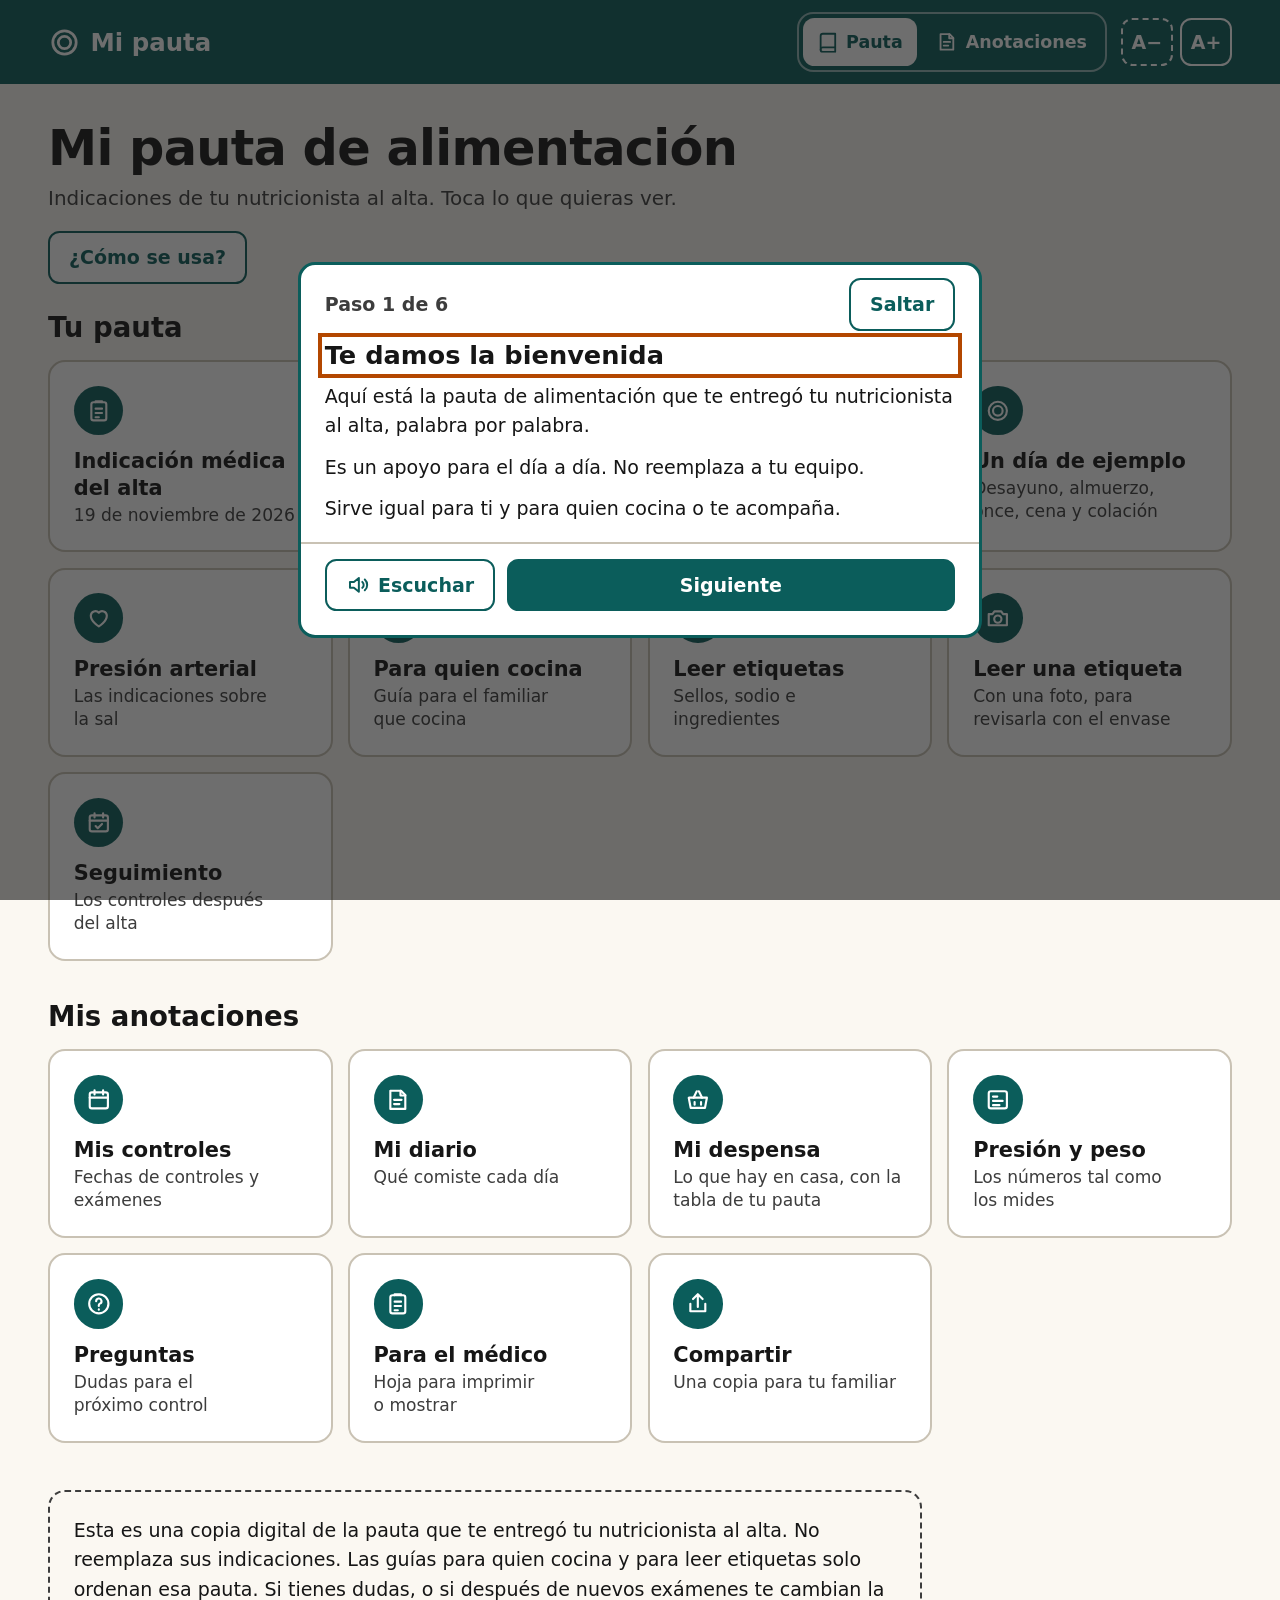
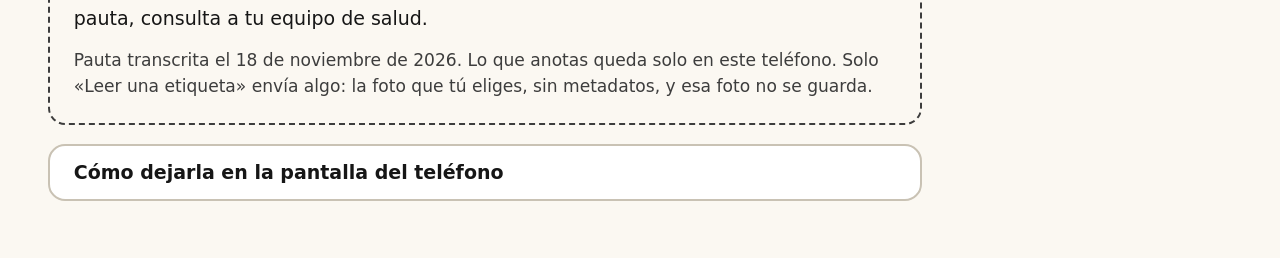
<file: pauta-personal/index.html>
<!doctype html>
<html lang="es-CL">
<head>
  <meta charset="utf-8">
  <meta name="viewport" content="width=device-width, initial-scale=1, viewport-fit=cover">
  <meta name="robots" content="noindex, nofollow">
  <meta name="theme-color" content="#0b5d5b">
  <title>Mi pauta de alimentación</title>
  <link rel="manifest" href="manifest.webmanifest">
  <link rel="icon" href="icon.svg" type="image/svg+xml">
  <link rel="apple-touch-icon" href="icon-180.png">
  <meta name="apple-mobile-web-app-capable" content="yes">
  <meta name="apple-mobile-web-app-title" content="Mi pauta">
  <link rel="stylesheet" href="styles.css">
  <script src="router.js"></script>
</head>
<body class="pauta">
  <svg width="0" height="0" style="position:absolute" aria-hidden="true" focusable="false">
    <symbol id="i-plate" viewBox="0 0 24 24"><circle cx="12" cy="12" r="8.5"/><circle cx="12" cy="12" r="4.5"/></symbol>
    <symbol id="i-book" viewBox="0 0 24 24"><path d="M4 5.5A2.5 2.5 0 0 1 6.5 3H20v15H6.5A2.5 2.5 0 0 0 4 20.5z"/><path d="M4 20.5A2.5 2.5 0 0 0 6.5 23H20v-5"/></symbol>
    <symbol id="i-note" viewBox="0 0 24 24"><path d="M5 3.5h10l4 4V20.5H5z"/><path d="M14.5 3.5V8H19M8.5 12h7M8.5 16h5"/></symbol>
    <symbol id="i-home" viewBox="0 0 24 24"><path d="M3.5 11L12 4l8.5 7"/><path d="M6 9.5V20h12V9.5"/></symbol>
    <symbol id="i-list" viewBox="0 0 24 24"><path d="M9.5 6.5h10M9.5 12h10M9.5 17.5h10"/><path d="M4 6.5l1.2 1.2L7.4 5.3M4 12l1.2 1.2 2.2-2.4M4 17.5l1.2 1.2 2.2-2.4"/></symbol>
    <symbol id="i-basket" viewBox="0 0 24 24"><path d="M3.5 10h17l-1.8 9.5H5.3z"/><path d="M8 10l3-6M16 10l-3-6M9 14v2.5M15 14v2.5"/></symbol>
    <symbol id="i-heart" viewBox="0 0 24 24"><path d="M12 20s-7.5-4.6-7.5-10A4.3 4.3 0 0 1 12 7.2 4.3 4.3 0 0 1 19.5 10c0 5.4-7.5 10-7.5 10z"/></symbol>
    <symbol id="i-pot" viewBox="0 0 24 24"><path d="M4 10h16v6a4 4 0 0 1-4 4H8a4 4 0 0 1-4-4z"/><path d="M2 10h20M9 6.5c0-1 1-1 1-2M14 6.5c0-1 1-1 1-2"/></symbol>
    <symbol id="i-tag" viewBox="0 0 24 24"><path d="M3.5 12.5V4h8.5l8.5 8.5-8 8z"/><circle cx="8" cy="8.5" r="1.3"/></symbol>
    <symbol id="i-camera" viewBox="0 0 24 24"><path d="M3.5 8.5h3.5l1.8-2.5h6.4l1.8 2.5h3.5V19h-17z"/><circle cx="12" cy="13.2" r="3.4"/></symbol>
    <symbol id="i-calcheck" viewBox="0 0 24 24"><rect x="3.5" y="5" width="17" height="15" rx="2"/><path d="M3.5 10h17M8 3v4M16 3v4M9 15l2 2 4-4"/></symbol>
    <symbol id="i-cal" viewBox="0 0 24 24"><rect x="3.5" y="5" width="17" height="15" rx="2"/><path d="M3.5 10h17M8 3v4M16 3v4"/></symbol>
    <symbol id="i-num" viewBox="0 0 24 24"><rect x="3.5" y="4" width="17" height="16" rx="2"/><path d="M7.5 9h4M7.5 13h9M7.5 17h6"/></symbol>
    <symbol id="i-q" viewBox="0 0 24 24"><circle cx="12" cy="12" r="9"/><path d="M9.5 9.5a2.5 2.5 0 1 1 3.5 2.3c-.7.3-1 .9-1 1.6V14M12 17.2v.3"/></symbol>
    <symbol id="i-clip" viewBox="0 0 24 24"><rect x="5" y="4" width="14" height="17" rx="2"/><path d="M9 4V3h6v1M9 10h6M9 14h6M9 18h3"/></symbol>
    <symbol id="i-share" viewBox="0 0 24 24"><path d="M12 3v12M7.5 7.5L12 3l4.5 4.5"/><path d="M5 12v7h14v-7"/></symbol>
    <symbol id="i-speaker" viewBox="0 0 24 24"><path d="M4 9h4l5-4v14l-5-4H4z"/><path d="M16.5 9a4 4 0 0 1 0 6M19 6.5a7.5 7.5 0 0 1 0 11"/></symbol>
    <symbol id="i-yes" viewBox="0 0 24 24"><circle cx="12" cy="12" r="9"/><path d="M8 12.5l3 3 5-6"/></symbol>
    <symbol id="i-less" viewBox="0 0 24 24"><circle cx="12" cy="12" r="9"/><path d="M8 12h8"/></symbol>
    <symbol id="i-right" viewBox="0 0 24 24"><path d="M9 5l7 7-7 7"/></symbol>
    <symbol id="i-left" viewBox="0 0 24 24"><path d="M15 5l-7 7 7 7"/></symbol>
  </svg>

  <a class="skip" href="#contenido">Ir al contenido</a>

  <header class="top">
    <div class="wrap">
      <a class="brand" href="#inicio"><svg class="i" aria-hidden="true"><use href="#i-plate"/></svg>Mi pauta</a>
      <nav class="switch" aria-label="Páginas">
        <a href="index.html" aria-current="page"><svg class="i" aria-hidden="true"><use href="#i-book"/></svg>Pauta</a>
        <a href="registro.html"><svg class="i" aria-hidden="true"><use href="#i-note"/></svg>Anotaciones</a>
      </nav>
      <div class="size" role="group" aria-label="Tamaño de la letra">
        <button type="button" id="smaller" aria-label="Letra más chica">A−</button>
        <button type="button" id="bigger" aria-label="Letra más grande">A+</button>
      </div>
    </div>
  </header>

  <main id="contenido" class="wrap" tabindex="-1">

    <!-- Inicio: one tile per section -->
    <div id="inicio" class="hub">
      <div class="hello">
        <h1>Mi pauta de alimentación</h1>
        <p>Indicaciones de tu nutricionista al alta. Toca lo que quieras ver.</p>
        <button type="button" class="btn guia-abrir" data-guia-abrir hidden>¿Cómo se usa?</button>
      </div>

      <h2 class="group-h" id="g-pauta">Tu pauta</h2>
      <ul class="tiles" aria-labelledby="g-pauta">
        <li class="tile"><span class="ico"><svg class="i" aria-hidden="true"><use href="#i-clip"/></svg></span><a href="#alta">Indicación médica del alta</a><p class="d">19 de noviembre de 2026</p><svg class="i go" aria-hidden="true"><use href="#i-right"/></svg></li>
        <li class="tile"><span class="ico"><svg class="i" aria-hidden="true"><use href="#i-list"/></svg></span><a href="#indicaciones">Indicaciones</a><p class="d">El objetivo y las indicaciones generales</p><svg class="i go" aria-hidden="true"><use href="#i-right"/></svg></li>
        <li class="tile"><span class="ico"><svg class="i" aria-hidden="true"><use href="#i-basket"/></svg></span><a href="#elegir">Qué elegir</a><p class="d">Preferir y limitar, por grupo de alimentos</p><svg class="i go" aria-hidden="true"><use href="#i-right"/></svg></li>
        <li class="tile"><span class="ico"><svg class="i" aria-hidden="true"><use href="#i-plate"/></svg></span><a href="#dia">Un día de ejemplo</a><p class="d">Desayuno, almuerzo, once, cena y colación</p><svg class="i go" aria-hidden="true"><use href="#i-right"/></svg></li>
        <li class="tile"><span class="ico"><svg class="i" aria-hidden="true"><use href="#i-heart"/></svg></span><a href="#presion">Presión arterial</a><p class="d">Las indicaciones sobre la sal</p><svg class="i go" aria-hidden="true"><use href="#i-right"/></svg></li>
        <li class="tile"><span class="ico"><svg class="i" aria-hidden="true"><use href="#i-pot"/></svg></span><a href="#cocina">Para quien cocina</a><p class="d">Guía para el familiar que cocina</p><svg class="i go" aria-hidden="true"><use href="#i-right"/></svg></li>
        <li class="tile"><span class="ico"><svg class="i" aria-hidden="true"><use href="#i-tag"/></svg></span><a href="#etiquetas">Leer etiquetas</a><p class="d">Sellos, sodio e ingredientes</p><svg class="i go" aria-hidden="true"><use href="#i-right"/></svg></li>
        <li class="tile"><span class="ico"><svg class="i" aria-hidden="true"><use href="#i-camera"/></svg></span><a href="etiqueta.html">Leer una etiqueta</a><p class="d">Con una foto, para revisarla con el envase</p><svg class="i go" aria-hidden="true"><use href="#i-right"/></svg></li>
        <li class="tile"><span class="ico"><svg class="i" aria-hidden="true"><use href="#i-calcheck"/></svg></span><a href="#seguimiento">Seguimiento</a><p class="d">Los controles después del alta</p><svg class="i go" aria-hidden="true"><use href="#i-right"/></svg></li>
      </ul>

      <h2 class="group-h" id="g-notas">Mis anotaciones</h2>
      <ul class="tiles" aria-labelledby="g-notas">
        <li class="tile"><span class="ico"><svg class="i" aria-hidden="true"><use href="#i-cal"/></svg></span><a href="registro.html#controles">Mis controles</a><p class="d">Fechas de controles y exámenes</p><svg class="i go" aria-hidden="true"><use href="#i-right"/></svg></li>
        <li class="tile"><span class="ico"><svg class="i" aria-hidden="true"><use href="#i-note"/></svg></span><a href="registro.html#diario">Mi diario</a><p class="d">Qué comiste cada día</p><svg class="i go" aria-hidden="true"><use href="#i-right"/></svg></li>
        <li class="tile"><span class="ico"><svg class="i" aria-hidden="true"><use href="#i-basket"/></svg></span><a href="despensa.html">Mi despensa</a><p class="d">Lo que hay en casa, con la tabla de tu pauta</p><svg class="i go" aria-hidden="true"><use href="#i-right"/></svg></li>
        <li class="tile"><span class="ico"><svg class="i" aria-hidden="true"><use href="#i-num"/></svg></span><a href="registro.html#mediciones">Presión y peso</a><p class="d">Los números tal como los mides</p><svg class="i go" aria-hidden="true"><use href="#i-right"/></svg></li>
        <li class="tile"><span class="ico"><svg class="i" aria-hidden="true"><use href="#i-q"/></svg></span><a href="registro.html#preguntas">Preguntas</a><p class="d">Dudas para el próximo control</p><svg class="i go" aria-hidden="true"><use href="#i-right"/></svg></li>
        <li class="tile"><span class="ico"><svg class="i" aria-hidden="true"><use href="#i-clip"/></svg></span><a href="registro.html#medico">Para el médico</a><p class="d">Hoja para imprimir o mostrar</p><svg class="i go" aria-hidden="true"><use href="#i-right"/></svg></li>
        <li class="tile"><span class="ico"><svg class="i" aria-hidden="true"><use href="#i-share"/></svg></span><a href="registro.html#compartir">Compartir</a><p class="d">Una copia para tu familiar</p><svg class="i go" aria-hidden="true"><use href="#i-right"/></svg></li>
      </ul>

      <aside class="note" aria-label="Aviso">
        <p>Esta es una copia digital de la pauta que te entregó tu nutricionista al alta. No reemplaza sus indicaciones. Las guías para quien cocina y para leer etiquetas solo ordenan esa pauta. Si tienes dudas, o si después de nuevos exámenes te cambian la pauta, consulta a tu equipo de salud.</p>
        <p class="small">Pauta transcrita el 18 de noviembre de 2026. Lo que anotas queda solo en este teléfono. Solo «Leer una etiqueta» envía algo: la foto que tú eliges, sin metadatos, y esa foto no se guarda.</p>
      </aside>

      <details class="install">
        <summary>Cómo dejarla en la pantalla del teléfono</summary>
        <p><strong>Android (Chrome):</strong> toca el menú de tres puntos y elige «Agregar a la pantalla principal» o «Instalar aplicación».</p>
        <p><strong>iPhone (Safari):</strong> toca el botón Compartir y elige «Agregar a inicio».</p>
        <p>Después funciona aunque no tengas internet.</p>
      </details>
    </div>

    <!-- One section per screen -->
    <div class="screen">
      <div class="sections">

        <!-- S23: the medical indication of the discharge, as written. Nothing else here. -->
        <section id="alta" data-route aria-labelledby="t-alta">
          <nav class="crumbs" aria-label="Estás en"><ol><li><a href="#inicio"><svg class="i" aria-hidden="true"><use href="#i-home"/></svg>Mi pauta</a></li><li><span aria-current="page">Indicación médica del alta</span></li></ol></nav>
          <div class="sec-head">
            <h2 id="t-alta" tabindex="-1">Indicación médica del alta</h2>
            <button type="button" class="speak" data-target="alta"><svg class="i" aria-hidden="true"><use href="#i-speaker"/></svg><span>Escuchar</span></button>
          </div>
          <div class="card measure alta">
            <p class="fecha"><time datetime="2026-11-19">19 de noviembre de 2026</time></p>
            <blockquote><p>Régimen renal hiposódico, bajo en potasio y fósforo.</p></blockquote>
            <p>Pregunta a tu equipo cómo se combina con esta pauta.</p>
          </div>
          <nav class="pager" aria-label="Seguir leyendo">
            <a class="next-link" href="#indicaciones"><span><span class="k">Siguiente</span> <span class="n">Indicaciones</span></span><svg class="i" aria-hidden="true"><use href="#i-right"/></svg></a>
            <a class="home" href="#inicio"><svg class="i" aria-hidden="true"><use href="#i-home"/></svg><span class="k">Volver al inicio</span></a>
          </nav>
        </section>

        <section id="indicaciones" data-route aria-labelledby="t-indicaciones">
          <nav class="crumbs" aria-label="Estás en"><ol><li><a href="#inicio"><svg class="i" aria-hidden="true"><use href="#i-home"/></svg>Mi pauta</a></li><li><span aria-current="page">Indicaciones</span></li></ol></nav>
          <div class="sec-head">
            <h2 id="t-indicaciones" tabindex="-1">Indicaciones generales</h2>
            <button type="button" class="speak" data-target="indicaciones"><svg class="i" aria-hidden="true"><use href="#i-speaker"/></svg><span>Escuchar</span></button>
          </div>
          <div class="measure">
            <div class="card objetivo">
              <h3>Objetivo</h3>
              <p>Ayudar a la recuperación de los riñones, mantener una buena hidratación y controlar la presión arterial, evitando el exceso de sal y alimentos ultraprocesados.</p>
            </div>
            <ul class="items">
              <li>Realizar 4 tiempos de comida al día: desayuno, almuerzo, once y cena. Si necesita una colación, puede incorporarla según apetito y horario.</li>
              <li>No agregar sal a las comidas en la mesa. Para dar sabor puede usar limón, ajo, cebolla, orégano, perejil, cilantro, u otras hierbas y especias sin sal.</li>
              <li>Preferir alimentos frescos y preparados en casa.</li>
              <li>Evitar el consumo frecuente de alimentos envasados, instantáneos y muy salados.</li>
              <li class="key"><strong>No usar 'sal light' o sustitutos de sal con potasio.</strong></li>
            </ul>
          </div>
          <nav class="pager" aria-label="Seguir leyendo">
            <a href="#alta"><svg class="i" aria-hidden="true"><use href="#i-left"/></svg><span><span class="k">Anterior</span> <span class="n">Indicación médica del alta</span></span></a>
            <a class="next-link" href="#elegir"><span><span class="k">Siguiente</span> <span class="n">Qué elegir</span></span><svg class="i" aria-hidden="true"><use href="#i-right"/></svg></a>
            <a class="home" href="#inicio"><svg class="i" aria-hidden="true"><use href="#i-home"/></svg><span class="k">Volver al inicio</span></a>
          </nav>
        </section>

        <section id="elegir" data-route aria-labelledby="t-elegir">
          <nav class="crumbs" aria-label="Estás en"><ol><li><a href="#inicio"><svg class="i" aria-hidden="true"><use href="#i-home"/></svg>Mi pauta</a></li><li><span aria-current="page">Qué elegir</span></li></ol></nav>
          <div class="sec-head">
            <h2 id="t-elegir" tabindex="-1">¿Qué alimentos elegir?</h2>
            <button type="button" class="speak" data-target="elegir"><svg class="i" aria-hidden="true"><use href="#i-speaker"/></svg><span>Escuchar</span></button>
          </div>
          <div class="groups">
            <article class="group">
              <h3>Pan y cereales</h3>
              <div class="half pref"><p class="tag"><svg class="i" aria-hidden="true"><use href="#i-yes"/></svg>Preferir</p><p>Pan con bajo contenido de sodio, avena, arroz, fideos, sémola, papa.</p></div>
              <div class="half lim"><p class="tag"><svg class="i" aria-hidden="true"><use href="#i-less"/></svg>Limitar o evitar</p><p>Pan muy salado, sopaipillas y productos instantáneos.</p></div>
            </article>
            <article class="group">
              <h3>Carnes y proteínas</h3>
              <div class="half pref"><p class="tag"><svg class="i" aria-hidden="true"><use href="#i-yes"/></svg>Preferir</p><p>Pollo, pavo, pescado, carne magra y huevo. Preferir preparaciones caseras.</p></div>
              <div class="half lim"><p class="tag"><svg class="i" aria-hidden="true"><use href="#i-less"/></svg>Limitar o evitar</p><p>Cecinas, vienesas, hamburguesas procesadas, nuggets y carnes muy saladas.</p></div>
            </article>
            <article class="group">
              <h3>Lácteos</h3>
              <div class="half pref"><p class="tag"><svg class="i" aria-hidden="true"><use href="#i-yes"/></svg>Preferir</p><p>Leche, yogur natural y quesillos bajos en sodio.</p></div>
              <div class="half lim"><p class="tag"><svg class="i" aria-hidden="true"><use href="#i-less"/></svg>Limitar o evitar</p><p>Quesos muy salados y lácteos con alto contenido de sodio.</p></div>
            </article>
            <article class="group">
              <h3>Verduras</h3>
              <div class="half pref"><p class="tag"><svg class="i" aria-hidden="true"><use href="#i-yes"/></svg>Preferir</p><p>Verduras frescas, cocidas o al vapor, según tolerancia.</p></div>
              <div class="half lim"><p class="tag"><svg class="i" aria-hidden="true"><use href="#i-less"/></svg>Limitar o evitar</p><p>Verduras en conserva y preparaciones con mucho caldo o sal.</p></div>
            </article>
            <article class="group">
              <h3>Frutas</h3>
              <div class="half pref"><p class="tag"><svg class="i" aria-hidden="true"><use href="#i-yes"/></svg>Preferir</p><p>Fruta fresca, según tolerancia.</p></div>
              <div class="half lim"><p class="tag"><svg class="i" aria-hidden="true"><use href="#i-less"/></svg>Limitar o evitar</p><p>Frutas en conserva con almíbar y productos con mucha azúcar añadida.</p></div>
            </article>
            <article class="group">
              <h3>Grasas</h3>
              <div class="half pref"><p class="tag"><svg class="i" aria-hidden="true"><use href="#i-yes"/></svg>Preferir</p><p>Aceite de oliva o canola en pequeñas cantidades, palta y frutos secos sin sal.</p></div>
              <div class="half lim"><p class="tag"><svg class="i" aria-hidden="true"><use href="#i-less"/></svg>Limitar o evitar</p><p>Mantequilla en exceso, frituras y frutos secos salados.</p></div>
            </article>
            <article class="group">
              <h3>Bebidas</h3>
              <div class="half pref"><p class="tag"><svg class="i" aria-hidden="true"><use href="#i-yes"/></svg>Preferir</p><p>Agua y líquidos indicados por el equipo de salud.</p></div>
              <div class="half lim"><p class="tag"><svg class="i" aria-hidden="true"><use href="#i-less"/></svg>Limitar o evitar</p><p>Bebidas energéticas, sopas instantáneas y exceso de bebidas azucaradas.</p></div>
            </article>
          </div>
          <nav class="pager" aria-label="Seguir leyendo">
            <a href="#indicaciones"><svg class="i" aria-hidden="true"><use href="#i-left"/></svg><span><span class="k">Anterior</span> <span class="n">Indicaciones</span></span></a>
            <a class="next-link" href="#dia"><span><span class="k">Siguiente</span> <span class="n">Un día de ejemplo</span></span><svg class="i" aria-hidden="true"><use href="#i-right"/></svg></a>
            <a class="home" href="#inicio"><svg class="i" aria-hidden="true"><use href="#i-home"/></svg><span class="k">Volver al inicio</span></a>
          </nav>
        </section>

        <section id="dia" data-route aria-labelledby="t-dia">
          <nav class="crumbs" aria-label="Estás en"><ol><li><a href="#inicio"><svg class="i" aria-hidden="true"><use href="#i-home"/></svg>Mi pauta</a></li><li><span aria-current="page">Un día de ejemplo</span></li></ol></nav>
          <div class="sec-head">
            <h2 id="t-dia" tabindex="-1">Ejemplo de un día de alimentación</h2>
            <button type="button" class="speak" data-target="dia"><svg class="i" aria-hidden="true"><use href="#i-speaker"/></svg><span>Escuchar</span></button>
          </div>
          <div class="grid">
            <article class="card meal">
              <h3>Desayuno</h3>
              <p>1 taza de leche descremada o yogurt natural + 2 rebanadas de pan con bajo contenido de sodio + 1 huevo o quesillo bajo en sodio + 1 porción de fruta.</p>
            </article>
            <article class="card meal">
              <h3>Almuerzo</h3>
              <p>Ensalada de verduras sin sal agregada + 1 porción de pollo, pescado o carne magra + 1 porción de arroz, fideos o papa + 1 cucharadita de aceite + 1 fruta.</p>
            </article>
            <article class="card meal">
              <h3>Once</h3>
              <p>1 taza de leche o yogurt natural + 2 rebanadas de pan con bajo contenido de sodio + huevo, pollo desmenuzado o quesillo bajo en sodio.</p>
            </article>
            <article class="card meal">
              <h3>Cena</h3>
              <p>1 porción de pollo, pescado, huevo o carne magra + 1 porción de arroz, fideos, papa o puré + verduras. Preparar sin agregar sal.</p>
            </article>
            <article class="card meal">
              <h3>Colación (si es necesaria)</h3>
              <p>1 fruta, yogurt natural o una pequeña porción de frutos secos sin sal.</p>
            </article>
          </div>
          <nav class="pager" aria-label="Seguir leyendo">
            <a href="#elegir"><svg class="i" aria-hidden="true"><use href="#i-left"/></svg><span><span class="k">Anterior</span> <span class="n">Qué elegir</span></span></a>
            <a class="next-link" href="#presion"><span><span class="k">Siguiente</span> <span class="n">Presión arterial</span></span><svg class="i" aria-hidden="true"><use href="#i-right"/></svg></a>
            <a class="home" href="#inicio"><svg class="i" aria-hidden="true"><use href="#i-home"/></svg><span class="k">Volver al inicio</span></a>
          </nav>
        </section>

        <section id="presion" data-route aria-labelledby="t-presion">
          <nav class="crumbs" aria-label="Estás en"><ol><li><a href="#inicio"><svg class="i" aria-hidden="true"><use href="#i-home"/></svg>Mi pauta</a></li><li><span aria-current="page">Presión arterial</span></li></ol></nav>
          <div class="sec-head">
            <h2 id="t-presion" tabindex="-1">Para controlar la presión arterial</h2>
            <button type="button" class="speak" data-target="presion"><svg class="i" aria-hidden="true"><use href="#i-speaker"/></svg><span>Escuchar</span></button>
          </div>
          <ul class="items measure">
            <li>Preferir preparaciones caseras y leer el etiquetado nutricional de los alimentos envasados.</li>
            <li>Elegir productos con menor cantidad de sodio.</li>
            <li>Evitar agregar sal durante la preparación y al servir.</li>
            <li>Disminuir cecinas, caldos en cubo, sopas instantáneas, snacks salados, conservas, salsas comerciales y comida rápida.</li>
          </ul>
          <nav class="pager" aria-label="Seguir leyendo">
            <a href="#dia"><svg class="i" aria-hidden="true"><use href="#i-left"/></svg><span><span class="k">Anterior</span> <span class="n">Un día de ejemplo</span></span></a>
            <a class="next-link" href="#cocina"><span><span class="k">Siguiente</span> <span class="n">Para quien cocina</span></span><svg class="i" aria-hidden="true"><use href="#i-right"/></svg></a>
            <a class="home" href="#inicio"><svg class="i" aria-hidden="true"><use href="#i-home"/></svg><span class="k">Volver al inicio</span></a>
          </nav>
        </section>

        <section id="cocina" data-route aria-labelledby="t-cocina">
          <nav class="crumbs" aria-label="Estás en"><ol><li><a href="#inicio"><svg class="i" aria-hidden="true"><use href="#i-home"/></svg>Mi pauta</a></li><li><span aria-current="page">Para quien cocina</span></li></ol></nav>
          <div class="sec-head">
            <h2 id="t-cocina" tabindex="-1">Para quien cocina</h2>
            <button type="button" class="speak" data-target="cocina"><svg class="i" aria-hidden="true"><use href="#i-speaker"/></svg><span>Escuchar</span></button>
          </div>
          <p class="intro">Esta parte es para el familiar que cocina o acompaña. Ordena lo que dice la pauta para usarlo en la cocina y en las compras.</p>
          <div class="grid">
            <article class="card">
              <h3>Al cocinar</h3>
              <p class="lbl">Dice tu pauta</p>
              <ul class="quotes">
                <li>«Evitar agregar sal durante la preparación y al servir.»</li>
                <li>«Para dar sabor puede usar limón, ajo, cebolla, orégano, perejil, cilantro, u otras hierbas y especias sin sal.»</li>
                <li>«No usar 'sal light' o sustitutos de sal con potasio.»</li>
              </ul>
            </article>
            <article class="card">
              <h3>Al comprar</h3>
              <p class="lbl">Dice tu pauta</p>
              <ul class="quotes">
                <li>«Preferir alimentos frescos y preparados en casa.»</li>
                <li>«Disminuir cecinas, caldos en cubo, sopas instantáneas, snacks salados, conservas, salsas comerciales y comida rápida.»</li>
              </ul>
              <p>Lleva la sección <a href="#elegir">Qué elegir</a> abierta en el teléfono cuando vayas a comprar.</p>
            </article>
            <article class="card tips">
              <h3>Ideas para la casa</h3>
              <p class="small">Son ideas de organización, no indicaciones de la nutricionista.</p>
              <ul>
                <li>Deja el salero fuera de la mesa.</li>
                <li>Si cocinas para toda la familia, separa su porción antes de agregar sal al resto.</li>
                <li>Ten a mano limón, ajo y hierbas. Si compras mezclas de especias, revisa en la etiqueta que no digan «sal».</li>
                <li>Anota las dudas que aparezcan durante la semana para preguntarlas en el próximo control.</li>
              </ul>
            </article>
          </div>
          <nav class="pager" aria-label="Seguir leyendo">
            <a href="#presion"><svg class="i" aria-hidden="true"><use href="#i-left"/></svg><span><span class="k">Anterior</span> <span class="n">Presión arterial</span></span></a>
            <a class="next-link" href="#etiquetas"><span><span class="k">Siguiente</span> <span class="n">Leer etiquetas</span></span><svg class="i" aria-hidden="true"><use href="#i-right"/></svg></a>
            <a class="home" href="#inicio"><svg class="i" aria-hidden="true"><use href="#i-home"/></svg><span class="k">Volver al inicio</span></a>
          </nav>
        </section>

        <section id="etiquetas" data-route aria-labelledby="t-etiquetas">
          <nav class="crumbs" aria-label="Estás en"><ol><li><a href="#inicio"><svg class="i" aria-hidden="true"><use href="#i-home"/></svg>Mi pauta</a></li><li><span aria-current="page">Leer etiquetas</span></li></ol></nav>
          <div class="sec-head">
            <h2 id="t-etiquetas" tabindex="-1">Cómo leer las etiquetas</h2>
            <button type="button" class="speak" data-target="etiquetas"><svg class="i" aria-hidden="true"><use href="#i-speaker"/></svg><span>Escuchar</span></button>
          </div>
          <p class="intro">En Chile los alimentos envasados traen sellos negros de advertencia y una tabla nutricional. Así se revisan siguiendo tu pauta, que pide «Elegir productos con menor cantidad de sodio.»</p>
          <ol class="steps grid">
            <li class="card">
              <h3>1. Mira el frente del envase</h3>
              <p>Busca los sellos negros que dicen «ALTO EN». El sello <strong>«ALTO EN SODIO»</strong> marca un producto con mucha sal. Si lo tiene, compáralo con otra opción del mismo tipo.</p>
            </li>
            <li class="card">
              <h3>2. Compara el sodio en la tabla nutricional</h3>
              <p>Busca la fila «Sodio». Para comparar dos productos parecidos, usa la columna de 100 gramos (o 100 mililitros), no la de la porción, porque cada marca usa porciones distintas. Elige el que tenga menos.</p>
            </li>
            <li class="card">
              <h3>3. Lee los ingredientes</h3>
              <p>Van ordenados de mayor a menor cantidad. Fíjate si aparece «sal» entre los primeros.</p>
              <p>La «sal light» y los sustitutos de sal suelen decir <strong>«cloruro de potasio»</strong> en sus ingredientes. Tu pauta dice: «No usar 'sal light' o sustitutos de sal con potasio.»</p>
              <p>Si ves «cloruro de potasio» en otro producto y tienes dudas, pregúntale a tu nutricionista.</p>
            </li>
            <li class="card">
              <h3>4. Cuidado con lo instantáneo</h3>
              <p>Tu pauta dice: «Evitar el consumo frecuente de alimentos envasados, instantáneos y muy salados.»</p>
            </li>
          </ol>
          <p class="small measure">Los sellos y la tabla nutricional son obligatorios en Chile (Ley 20.606). Si una etiqueta no se entiende, sácale una foto y llévala al control.</p>
          <nav class="pager" aria-label="Seguir leyendo">
            <a href="#cocina"><svg class="i" aria-hidden="true"><use href="#i-left"/></svg><span><span class="k">Anterior</span> <span class="n">Para quien cocina</span></span></a>
            <a class="next-link" href="#seguimiento"><span><span class="k">Siguiente</span> <span class="n">Seguimiento</span></span><svg class="i" aria-hidden="true"><use href="#i-right"/></svg></a>
            <a class="home" href="#inicio"><svg class="i" aria-hidden="true"><use href="#i-home"/></svg><span class="k">Volver al inicio</span></a>
          </nav>
        </section>

        <section id="seguimiento" data-route aria-labelledby="t-seguimiento">
          <nav class="crumbs" aria-label="Estás en"><ol><li><a href="#inicio"><svg class="i" aria-hidden="true"><use href="#i-home"/></svg>Mi pauta</a></li><li><span aria-current="page">Seguimiento</span></li></ol></nav>
          <div class="sec-head">
            <h2 id="t-seguimiento" tabindex="-1">Seguimiento</h2>
            <button type="button" class="speak" data-target="seguimiento"><svg class="i" aria-hidden="true"><use href="#i-speaker"/></svg><span>Escuchar</span></button>
          </div>
          <div class="card measure">
            <p>Mantener los controles indicados después del alta para revisar la función renal y ajustar la alimentación según los nuevos exámenes.</p>
          </div>
          <nav class="pager" aria-label="Seguir leyendo">
            <a href="#etiquetas"><svg class="i" aria-hidden="true"><use href="#i-left"/></svg><span><span class="k">Anterior</span> <span class="n">Leer etiquetas</span></span></a>
            <a class="next-link" href="registro.html#controles"><span><span class="k">Mis controles</span> <span class="n">Anotar fechas de controles</span></span><svg class="i" aria-hidden="true"><use href="#i-right"/></svg></a>
            <a class="home" href="#inicio"><svg class="i" aria-hidden="true"><use href="#i-home"/></svg><span class="k">Volver al inicio</span></a>
          </nav>
        </section>

        <p class="foot small">Copia digital de la pauta que te entregó tu nutricionista. No reemplaza sus indicaciones.</p>
      </div>

      <nav class="siblings" aria-labelledby="sib-pauta">
        <h2 id="sib-pauta">Tu pauta</h2>
        <ul>
          <li><a href="#alta">Indicación médica del alta</a></li>
          <li><a href="#indicaciones">Indicaciones</a></li>
          <li><a href="#elegir">Qué elegir</a></li>
          <li><a href="#dia">Un día de ejemplo</a></li>
          <li><a href="#presion">Presión arterial</a></li>
          <li><a href="#cocina">Para quien cocina</a></li>
          <li><a href="#etiquetas">Leer etiquetas</a></li>
          <li><a href="#seguimiento">Seguimiento</a></li>
        </ul>
        <h2>Mis anotaciones</h2>
        <ul>
          <li><a href="registro.html"><svg class="i" aria-hidden="true"><use href="#i-note"/></svg>Abrir mis anotaciones</a></li>
          <li><a href="despensa.html"><svg class="i" aria-hidden="true"><use href="#i-basket"/></svg>Mi despensa</a></li>
        </ul>
        <h2>Con una foto</h2>
        <ul>
          <li><a href="etiqueta.html"><svg class="i" aria-hidden="true"><use href="#i-camera"/></svg>Leer una etiqueta</a></li>
        </ul>
      </nav>
    </div>
  </main>

  <!-- S26: first-use guide. guia.js fills it from guia-core.js; without it nothing shows. -->
  <dialog id="guia" class="guia" data-guia="inicio" aria-labelledby="guia-titulo">
    <div class="guia-top">
      <p id="guia-paso" class="guia-paso"></p>
      <button type="button" class="btn guia-saltar" data-guia="saltar">Saltar</button>
    </div>
    <div id="guia-texto" class="guia-texto" tabindex="0" role="region" aria-labelledby="guia-titulo">
      <h2 id="guia-titulo" tabindex="-1"></h2>
      <div id="guia-cuerpo"></div>
    </div>
    <div class="guia-acciones">
      <button type="button" class="speak" data-target="guia-texto"><svg class="i" aria-hidden="true"><use href="#i-speaker"/></svg><span>Escuchar</span></button>
      <button type="button" class="btn" data-guia="anterior">Anterior</button>
      <button type="button" class="btn primary" data-guia="siguiente">Siguiente</button>
    </div>
  </dialog>

  <script src="app.js"></script>
  <script type="module" src="guia.js"></script>
</body>
</html>
</file>
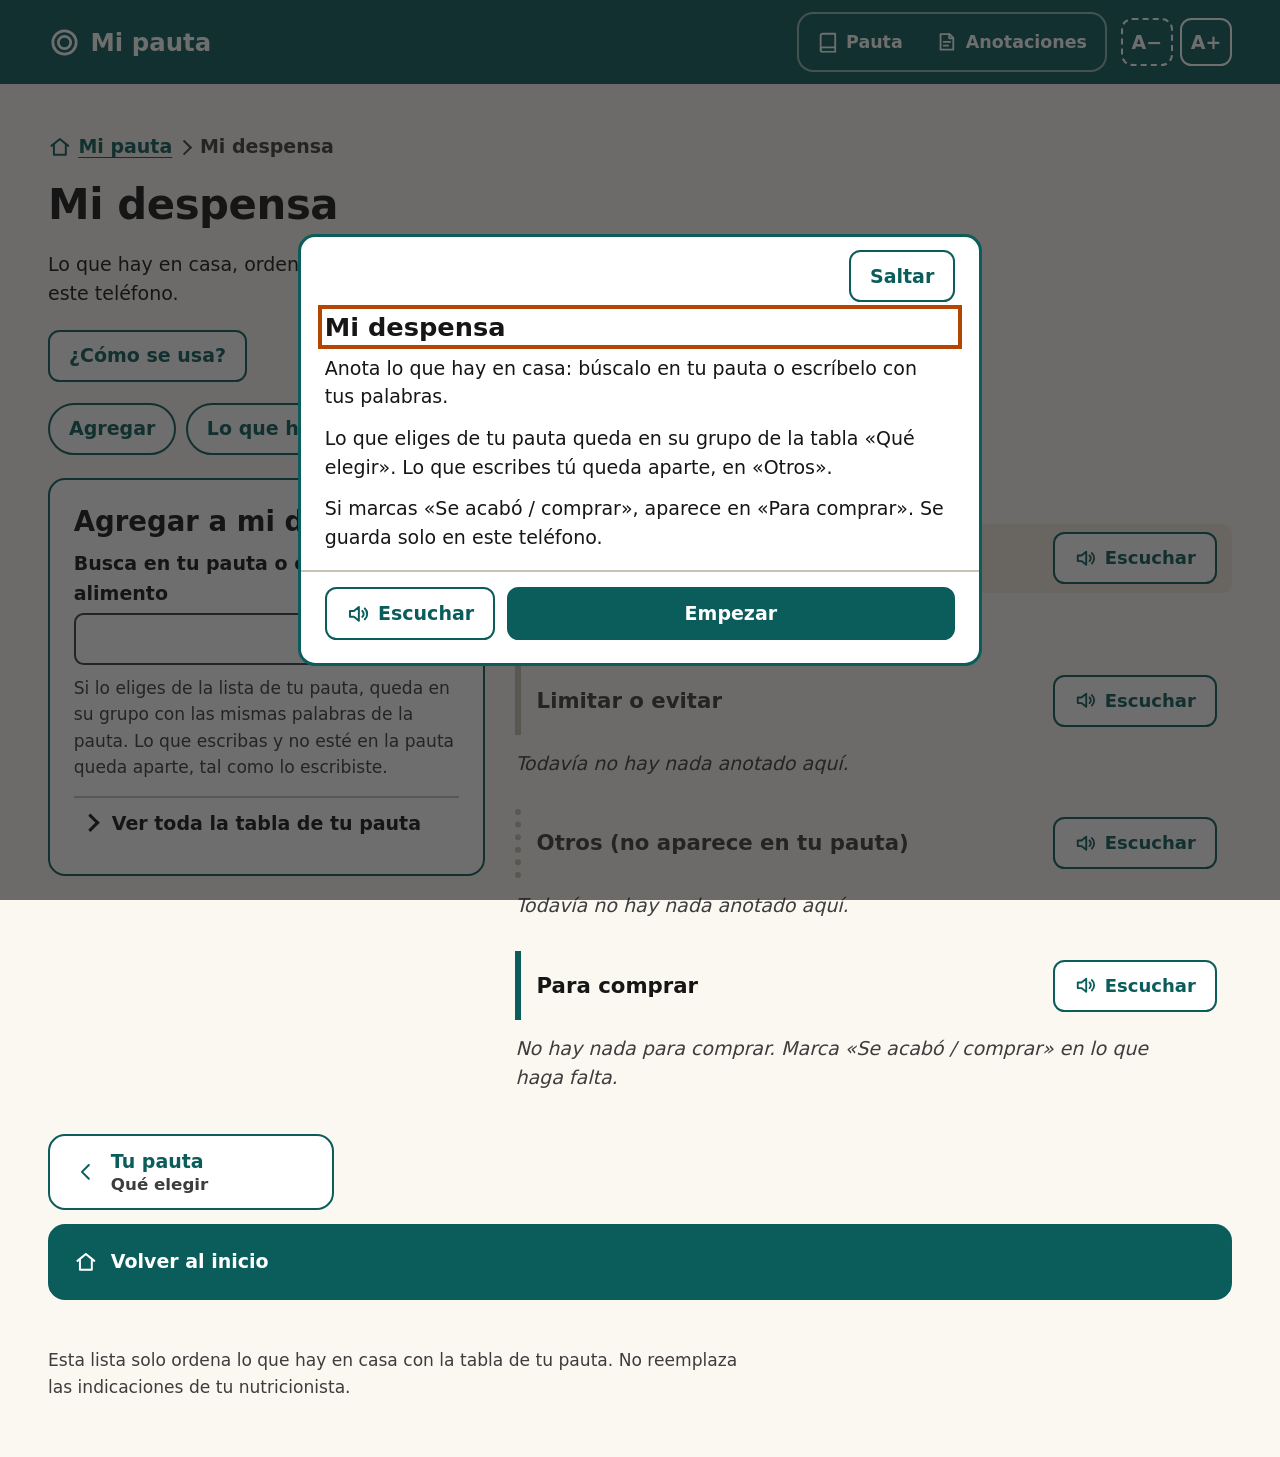
<file: pauta-personal/despensa.html>
<!doctype html>
<html lang="es-CL">
<head>
  <meta charset="utf-8">
  <meta name="viewport" content="width=device-width, initial-scale=1, viewport-fit=cover">
  <meta name="robots" content="noindex, nofollow">
  <meta name="theme-color" content="#0b5d5b">
  <title>Mi despensa · Mi pauta de alimentación</title>
  <link rel="manifest" href="manifest.webmanifest">
  <link rel="icon" href="icon.svg" type="image/svg+xml">
  <link rel="apple-touch-icon" href="icon-180.png">
  <meta name="apple-mobile-web-app-capable" content="yes">
  <meta name="apple-mobile-web-app-title" content="Mi pauta">
  <link rel="stylesheet" href="styles.css">
  <link rel="stylesheet" href="registro.css">
  <link rel="stylesheet" href="despensa.css">
</head>
<body class="despensa">
  <svg width="0" height="0" style="position:absolute" aria-hidden="true" focusable="false">
    <symbol id="i-plate" viewBox="0 0 24 24"><circle cx="12" cy="12" r="8.5"/><circle cx="12" cy="12" r="4.5"/></symbol>
    <symbol id="i-book" viewBox="0 0 24 24"><path d="M4 5.5A2.5 2.5 0 0 1 6.5 3H20v15H6.5A2.5 2.5 0 0 0 4 20.5z"/><path d="M4 20.5A2.5 2.5 0 0 0 6.5 23H20v-5"/></symbol>
    <symbol id="i-note" viewBox="0 0 24 24"><path d="M5 3.5h10l4 4V20.5H5z"/><path d="M14.5 3.5V8H19M8.5 12h7M8.5 16h5"/></symbol>
    <symbol id="i-home" viewBox="0 0 24 24"><path d="M3.5 11L12 4l8.5 7"/><path d="M6 9.5V20h12V9.5"/></symbol>
    <symbol id="i-basket" viewBox="0 0 24 24"><path d="M3.5 10h17l-1.8 9.5H5.3z"/><path d="M8 10l3-6M16 10l-3-6M9 14v2.5M15 14v2.5"/></symbol>
    <symbol id="i-speaker" viewBox="0 0 24 24"><path d="M4 9h4l5-4v14l-5-4H4z"/><path d="M16.5 9a4 4 0 0 1 0 6M19 6.5a7.5 7.5 0 0 1 0 11"/></symbol>
    <symbol id="i-left" viewBox="0 0 24 24"><path d="M15 5l-7 7 7 7"/></symbol>
  </svg>

  <a class="skip" href="#contenido">Ir al contenido</a>

  <header class="top">
    <div class="wrap">
      <a class="brand" href="index.html"><svg class="i" aria-hidden="true"><use href="#i-plate"/></svg>Mi pauta</a>
      <nav class="switch" aria-label="Páginas">
        <a href="index.html"><svg class="i" aria-hidden="true"><use href="#i-book"/></svg>Pauta</a>
        <a href="registro.html"><svg class="i" aria-hidden="true"><use href="#i-note"/></svg>Anotaciones</a>
      </nav>
      <div class="size" role="group" aria-label="Tamaño de la letra">
        <button type="button" id="smaller" aria-label="Letra más chica">A−</button>
        <button type="button" id="bigger" aria-label="Letra más grande">A+</button>
      </div>
    </div>
  </header>

  <main id="contenido" class="wrap" tabindex="-1">
    <div class="sections">
      <section id="despensa" aria-labelledby="t-despensa">
        <nav class="crumbs" aria-label="Estás en"><ol><li><a href="index.html#inicio"><svg class="i" aria-hidden="true"><use href="#i-home"/></svg>Mi pauta</a></li><li><span aria-current="page">Mi despensa</span></li></ol></nav>
        <div class="sec-head">
          <h1 id="t-despensa" tabindex="-1">Mi despensa</h1>
        </div>
        <p class="intro">Lo que hay en casa, ordenado con la tabla de tu pauta. Se guarda solo en este teléfono.</p>
        <button type="button" class="btn guia-abrir" data-guia-abrir hidden>¿Cómo se usa?</button>

        <noscript><p class="card measure">Para anotar la despensa hay que activar JavaScript. La tabla <a href="index.html#elegir">Qué elegir</a> funciona sin él.</p></noscript>

        <div id="avisos" class="errors measure" role="alert" aria-live="assertive"></div>

        <nav class="jump" aria-label="En esta página">
          <ul>
            <li><a href="#f-despensa">Agregar</a></li>
            <li><a href="#en-casa">Lo que hay en casa</a></li>
            <li><a href="#para-comprar"><svg class="i" aria-hidden="true"><use href="#i-basket"/></svg>Para comprar</a></li>
          </ul>
        </nav>

        <div class="two">
          <!-- Add or change one item -->
          <form id="f-despensa" class="card form" novalidate aria-labelledby="h-f-despensa" tabindex="-1">
            <h2 id="h-f-despensa">Agregar a mi despensa</h2>

            <div id="paso-buscar">
              <div class="field">
                <label for="buscar">Busca en tu pauta o escribe un alimento</label>
                <input id="buscar" type="text" autocomplete="off" autocapitalize="off" enterkeyhint="search" aria-describedby="ayuda-buscar" aria-controls="resultados">
              </div>
              <p id="ayuda-buscar" class="small">Si lo eliges de la lista de tu pauta, queda en su grupo con las mismas palabras de la pauta. Lo que escribas y no esté en la pauta queda aparte, tal como lo escribiste.</p>
              <div id="resultados" class="options"></div>
              <p id="estado-busqueda" class="sr" role="status" aria-live="polite"></p>
              <details class="tabla">
                <summary>Ver toda la tabla de tu pauta</summary>
                <div id="tabla-completa"></div>
              </details>
            </div>

            <div id="paso-detalle" hidden>
              <p id="origen" class="lbl"></p>
              <p id="elegido" class="chosen"></p>
              <div id="campo-nombre" class="field" hidden>
                <label for="nombre">Nombre</label>
                <input id="nombre" name="name" type="text" autocomplete="off" aria-describedby="e-despensa">
              </div>
              <div class="field">
                <label for="cantidad">Cantidad (si quieres)</label>
                <input id="cantidad" name="quantity" type="text" autocomplete="off">
              </div>
              <div class="field">
                <label for="nota">Nota (si quieres)</label>
                <textarea id="nota" name="note" rows="2"></textarea>
              </div>
              <div id="e-despensa" class="errors" role="alert" aria-live="assertive"></div>
              <div class="actions">
                <button type="submit" id="guardar" class="btn primary">Guardar en mi despensa</button>
                <button type="button" id="volver-buscar" class="btn">Elegir otro</button>
              </div>
            </div>
          </form>

          <div class="pantry">
            <!-- Every change is announced here; removing offers «Deshacer». -->
            <div id="cambios" class="changes" hidden>
              <p id="estado" role="status" aria-live="polite"></p>
              <button type="button" id="deshacer" class="btn" hidden>Deshacer</button>
            </div>

            <section id="en-casa" aria-labelledby="t-en-casa">
              <h2 id="t-en-casa" class="list-h" tabindex="-1">Lo que hay en casa</h2>

              <div id="b-preferir" class="block pref">
                <div class="block-head">
                  <h3>Preferir</h3>
                  <button type="button" class="speak" data-target="b-preferir"><svg class="i" aria-hidden="true"><use href="#i-speaker"/></svg><span>Escuchar</span></button>
                </div>
                <div id="lista-preferir" class="entries"></div>
              </div>

              <div id="b-limitar" class="block lim">
                <div class="block-head">
                  <h3>Limitar o evitar</h3>
                  <button type="button" class="speak" data-target="b-limitar"><svg class="i" aria-hidden="true"><use href="#i-speaker"/></svg><span>Escuchar</span></button>
                </div>
                <div id="lista-limitar" class="entries"></div>
              </div>

              <div id="b-otros" class="block otros">
                <div class="block-head">
                  <h3>Otros (no aparece en tu pauta)</h3>
                  <button type="button" class="speak" data-target="b-otros"><svg class="i" aria-hidden="true"><use href="#i-speaker"/></svg><span>Escuchar</span></button>
                </div>
                <div id="lista-otros" class="entries"></div>
              </div>
            </section>

            <section id="para-comprar" aria-labelledby="t-comprar">
              <div class="block-head">
                <h2 id="t-comprar" class="list-h" tabindex="-1">Para comprar</h2>
                <button type="button" class="speak" data-target="para-comprar"><svg class="i" aria-hidden="true"><use href="#i-speaker"/></svg><span>Escuchar</span></button>
              </div>
              <ul id="lista-comprar" class="shop"></ul>
            </section>
          </div>
        </div>

        <nav class="pager" aria-label="Seguir">
          <a href="index.html#elegir"><svg class="i" aria-hidden="true"><use href="#i-left"/></svg><span><span class="k">Tu pauta</span> <span class="n">Qué elegir</span></span></a>
          <a class="home" href="index.html#inicio"><svg class="i" aria-hidden="true"><use href="#i-home"/></svg><span class="k">Volver al inicio</span></a>
        </nav>
        <p class="foot small">Esta lista solo ordena lo que hay en casa con la tabla de tu pauta. No reemplaza las indicaciones de tu nutricionista.</p>
      </section>
    </div>
  </main>

  <!-- S26: first-use guide. guia.js fills it from guia-core.js; without it nothing shows. -->
  <dialog id="guia" class="guia" data-guia="despensa" aria-labelledby="guia-titulo">
    <div class="guia-top">
      <p id="guia-paso" class="guia-paso"></p>
      <button type="button" class="btn guia-saltar" data-guia="saltar">Saltar</button>
    </div>
    <div id="guia-texto" class="guia-texto" tabindex="0" role="region" aria-labelledby="guia-titulo">
      <h2 id="guia-titulo" tabindex="-1"></h2>
      <div id="guia-cuerpo"></div>
    </div>
    <div class="guia-acciones">
      <button type="button" class="speak" data-target="guia-texto"><svg class="i" aria-hidden="true"><use href="#i-speaker"/></svg><span>Escuchar</span></button>
      <button type="button" class="btn" data-guia="anterior">Anterior</button>
      <button type="button" class="btn primary" data-guia="siguiente">Siguiente</button>
    </div>
  </dialog>

  <script src="app.js"></script>
  <script type="module" src="despensa.js"></script>
  <script type="module" src="guia.js"></script>
</body>
</html>
</file>
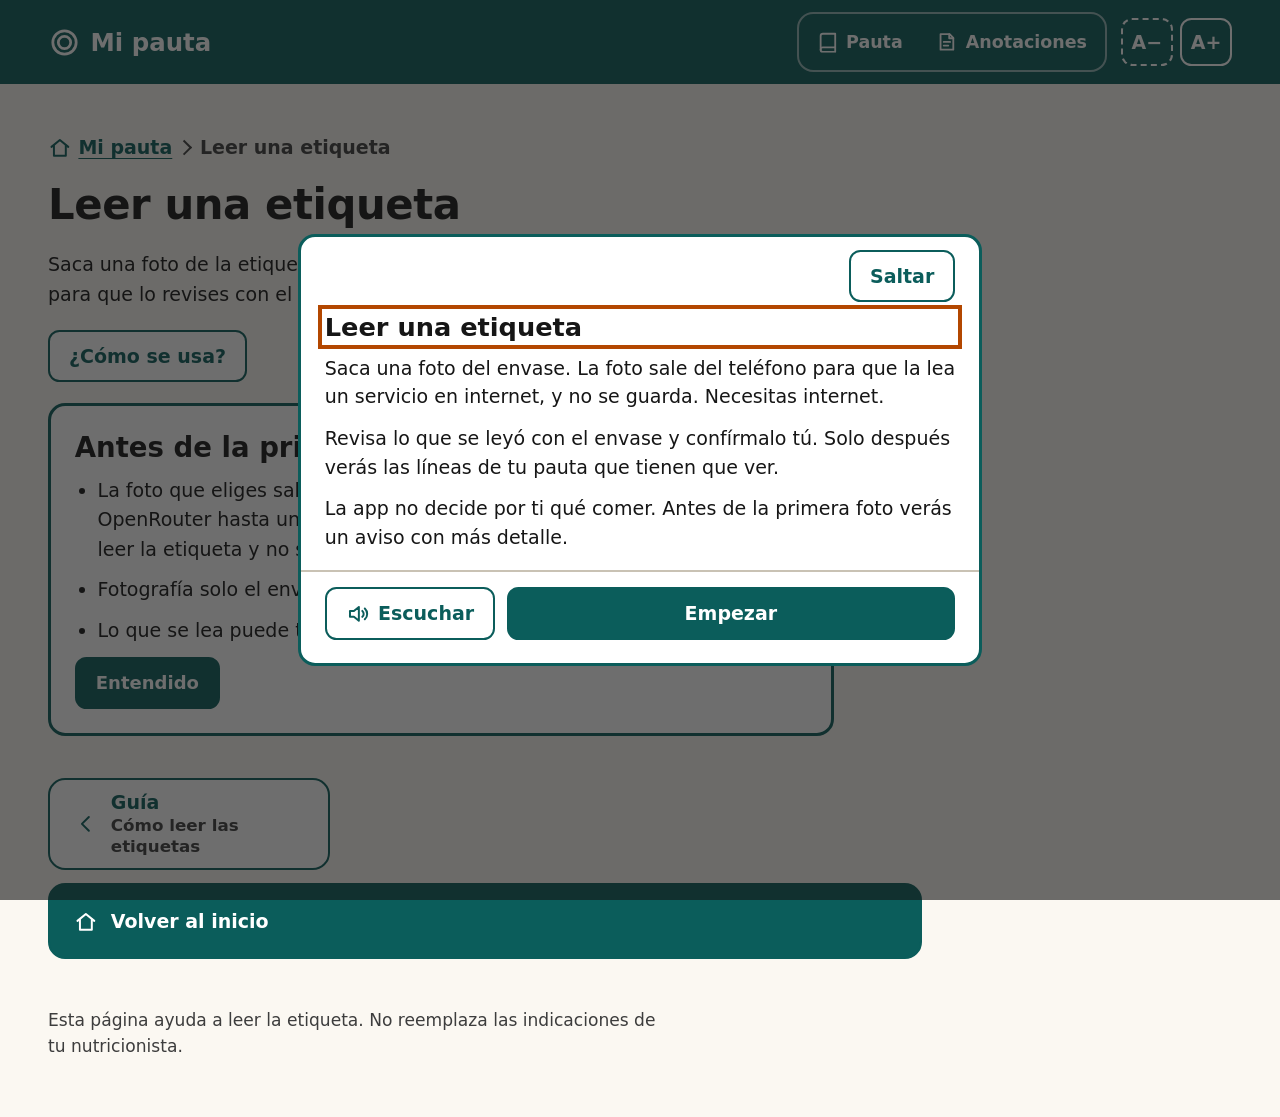
<file: pauta-personal/etiqueta.html>
<!doctype html>
<html lang="es-CL">
<head>
  <meta charset="utf-8">
  <meta name="viewport" content="width=device-width, initial-scale=1, viewport-fit=cover">
  <meta name="robots" content="noindex, nofollow">
  <meta name="referrer" content="no-referrer">
  <meta name="theme-color" content="#0b5d5b">
  <title>Leer una etiqueta · Mi pauta de alimentación</title>
  <link rel="manifest" href="manifest.webmanifest">
  <link rel="icon" href="icon.svg" type="image/svg+xml">
  <link rel="apple-touch-icon" href="icon-180.png">
  <meta name="apple-mobile-web-app-capable" content="yes">
  <meta name="apple-mobile-web-app-title" content="Mi pauta">
  <link rel="stylesheet" href="styles.css">
  <link rel="stylesheet" href="registro.css">
  <link rel="stylesheet" href="etiqueta.css">
</head>
<body class="etiqueta">
  <svg width="0" height="0" style="position:absolute" aria-hidden="true" focusable="false">
    <symbol id="i-plate" viewBox="0 0 24 24"><circle cx="12" cy="12" r="8.5"/><circle cx="12" cy="12" r="4.5"/></symbol>
    <symbol id="i-book" viewBox="0 0 24 24"><path d="M4 5.5A2.5 2.5 0 0 1 6.5 3H20v15H6.5A2.5 2.5 0 0 0 4 20.5z"/><path d="M4 20.5A2.5 2.5 0 0 0 6.5 23H20v-5"/></symbol>
    <symbol id="i-note" viewBox="0 0 24 24"><path d="M5 3.5h10l4 4V20.5H5z"/><path d="M14.5 3.5V8H19M8.5 12h7M8.5 16h5"/></symbol>
    <symbol id="i-home" viewBox="0 0 24 24"><path d="M3.5 11L12 4l8.5 7"/><path d="M6 9.5V20h12V9.5"/></symbol>
    <symbol id="i-camera" viewBox="0 0 24 24"><path d="M3.5 8.5h3.5l1.8-2.5h6.4l1.8 2.5h3.5V19h-17z"/><circle cx="12" cy="13.2" r="3.4"/></symbol>
    <symbol id="i-image" viewBox="0 0 24 24"><rect x="3.5" y="4.5" width="17" height="15" rx="2"/><circle cx="9" cy="9.5" r="1.6"/><path d="M4 17.5l5-5 4 4 2.5-2.5 4.5 4.5"/></symbol>
    <symbol id="i-speaker" viewBox="0 0 24 24"><path d="M4 9h4l5-4v14l-5-4H4z"/><path d="M16.5 9a4 4 0 0 1 0 6M19 6.5a7.5 7.5 0 0 1 0 11"/></symbol>
    <symbol id="i-left" viewBox="0 0 24 24"><path d="M15 5l-7 7 7 7"/></symbol>
  </svg>

  <a class="skip" href="#contenido">Ir al contenido</a>

  <header class="top">
    <div class="wrap">
      <a class="brand" href="index.html"><svg class="i" aria-hidden="true"><use href="#i-plate"/></svg>Mi pauta</a>
      <nav class="switch" aria-label="Páginas">
        <a href="index.html"><svg class="i" aria-hidden="true"><use href="#i-book"/></svg>Pauta</a>
        <a href="registro.html"><svg class="i" aria-hidden="true"><use href="#i-note"/></svg>Anotaciones</a>
      </nav>
      <div class="size" role="group" aria-label="Tamaño de la letra">
        <button type="button" id="smaller" aria-label="Letra más chica">A−</button>
        <button type="button" id="bigger" aria-label="Letra más grande">A+</button>
      </div>
    </div>
  </header>

  <main id="contenido" class="wrap" tabindex="-1">
    <section id="leer" class="solo" aria-labelledby="t-leer">
      <nav class="crumbs" aria-label="Estás en"><ol><li><a href="index.html#inicio"><svg class="i" aria-hidden="true"><use href="#i-home"/></svg>Mi pauta</a></li><li><span aria-current="page">Leer una etiqueta</span></li></ol></nav>
      <div class="sec-head">
        <h1 id="t-leer" tabindex="-1">Leer una etiqueta</h1>
      </div>
      <p class="intro">Saca una foto de la etiqueta de un alimento envasado. Lo que se lea aparece para que lo revises con el envase.</p>
      <button type="button" class="btn guia-abrir" data-guia-abrir hidden>¿Cómo se usa?</button>

      <noscript><p class="card measure">Para leer una etiqueta con una foto hay que activar JavaScript. La guía <a href="index.html#etiquetas">Cómo leer las etiquetas</a> funciona sin él.</p></noscript>

      <!-- 1. Short notice, once -->
      <div id="paso-aviso" class="card aviso measure" hidden>
        <h2 id="t-aviso" tabindex="-1">Antes de la primera foto</h2>
        <ul class="plain">
          <li>La foto que eliges sale del teléfono sin metadatos y pasa por Cloudflare y OpenRouter hasta un modelo de Google, fuera de Chile. Se usa solo para leer la etiqueta y no se guarda.</li>
          <li>Fotografía solo el envase. No incluyas personas ni documentos.</li>
          <li>Lo que se lea puede tener errores: revísalo siempre con el envase.</li>
        </ul>
        <div class="actions">
          <button type="button" id="entendido" class="btn primary">Entendido</button>
        </div>
      </div>

      <!-- 2. The photo -->
      <div id="paso-foto" class="foto" hidden>
        <div class="card measure">
          <h2 id="t-foto" tabindex="-1">La foto</h2>
          <p>De cerca y con buena luz: los sellos negros, la tabla nutricional o la lista de ingredientes.</p>
          <div class="actions">
            <input id="foto-camara" class="file" type="file" accept="image/*" capture="environment">
            <label for="foto-camara" class="btn primary"><svg class="i" aria-hidden="true"><use href="#i-camera"/></svg>Sacar una foto</label>
            <input id="foto-galeria" class="file" type="file" accept="image/*">
            <label for="foto-galeria" class="btn"><svg class="i" aria-hidden="true"><use href="#i-image"/></svg>Elegir de la galería</label>
          </div>
          <p class="small">La foto se envía sin datos de ubicación y no se guarda. <button type="button" id="ver-aviso" class="linkish">Ver el aviso otra vez</button></p>
        </div>

        <figure id="vista" class="card vista" hidden>
          <canvas id="lienzo" width="0" height="0" role="img" aria-label="La foto que elegiste"></canvas>
          <figcaption class="small">Revisa que se vea la etiqueta antes de enviarla.</figcaption>
          <div class="actions">
            <button type="button" id="enviar" class="btn primary">Leer esta etiqueta</button>
          </div>
        </figure>
      </div>

      <p id="estado" class="status" role="status"></p>
      <div id="error" class="errors measure" role="alert"></div>

      <!-- 3. What was read, to confirm or correct -->
      <form id="f-confirmar" class="card form confirmar" novalidate aria-labelledby="t-confirmar" hidden>
        <h2 id="t-confirmar" tabindex="-1">Esto es lo que se leyó. Revísalo con el envase.</h2>
        <p>Cambia lo que no coincida con el envase. Si algo no se ve en el envase, elige «No se pudo leer».</p>

        <fieldset class="choices">
          <legend>Sello «ALTO EN SODIO»</legend>
          <p id="leido-alto_en_sodio" class="leido"></p>
          <input id="s-sodio-si" name="alto_en_sodio" type="radio" value="sí" aria-describedby="leido-alto_en_sodio"><label for="s-sodio-si">Sí</label>
          <input id="s-sodio-no" name="alto_en_sodio" type="radio" value="no" aria-describedby="leido-alto_en_sodio"><label for="s-sodio-no">No</label>
          <input id="s-sodio-nl" name="alto_en_sodio" type="radio" value="no se pudo leer" aria-describedby="leido-alto_en_sodio"><label for="s-sodio-nl">No se pudo leer</label>
        </fieldset>
        <fieldset class="choices">
          <legend>Sello «ALTO EN AZÚCARES»</legend>
          <input id="s-azucares-si" name="alto_en_azucares" type="radio" value="sí"><label for="s-azucares-si">Sí</label>
          <input id="s-azucares-no" name="alto_en_azucares" type="radio" value="no"><label for="s-azucares-no">No</label>
          <input id="s-azucares-nl" name="alto_en_azucares" type="radio" value="no se pudo leer"><label for="s-azucares-nl">No se pudo leer</label>
        </fieldset>
        <fieldset class="choices">
          <legend>Sello «ALTO EN GRASAS SATURADAS»</legend>
          <input id="s-grasas-si" name="alto_en_grasas_saturadas" type="radio" value="sí"><label for="s-grasas-si">Sí</label>
          <input id="s-grasas-no" name="alto_en_grasas_saturadas" type="radio" value="no"><label for="s-grasas-no">No</label>
          <input id="s-grasas-nl" name="alto_en_grasas_saturadas" type="radio" value="no se pudo leer"><label for="s-grasas-nl">No se pudo leer</label>
        </fieldset>
        <fieldset class="choices">
          <legend>Sello «ALTO EN CALORÍAS»</legend>
          <input id="s-calorias-si" name="alto_en_calorias" type="radio" value="sí"><label for="s-calorias-si">Sí</label>
          <input id="s-calorias-no" name="alto_en_calorias" type="radio" value="no"><label for="s-calorias-no">No</label>
          <input id="s-calorias-nl" name="alto_en_calorias" type="radio" value="no se pudo leer"><label for="s-calorias-nl">No se pudo leer</label>
        </fieldset>
        <fieldset class="choices">
          <legend>¿Los ingredientes dicen «cloruro de potasio»?</legend>
          <p id="leido-cloruro_de_potasio" class="leido"></p>
          <input id="s-potasio-si" name="cloruro_de_potasio" type="radio" value="sí" aria-describedby="leido-cloruro_de_potasio"><label for="s-potasio-si">Sí</label>
          <input id="s-potasio-no" name="cloruro_de_potasio" type="radio" value="no" aria-describedby="leido-cloruro_de_potasio"><label for="s-potasio-no">No</label>
          <input id="s-potasio-nl" name="cloruro_de_potasio" type="radio" value="no se pudo leer" aria-describedby="leido-cloruro_de_potasio"><label for="s-potasio-nl">No se pudo leer</label>
        </fieldset>
        <fieldset class="choices">
          <legend>¿El frente del envase dice «sal light» o «+ potasio»?</legend>
          <p id="leido-dice_sal_light" class="leido"></p>
          <input id="s-light-si" name="dice_sal_light" type="radio" value="sí" aria-describedby="leido-dice_sal_light"><label for="s-light-si">Sí</label>
          <input id="s-light-no" name="dice_sal_light" type="radio" value="no" aria-describedby="leido-dice_sal_light"><label for="s-light-no">No</label>
          <input id="s-light-nl" name="dice_sal_light" type="radio" value="no se pudo leer" aria-describedby="leido-dice_sal_light"><label for="s-light-nl">No se pudo leer</label>
        </fieldset>
        <fieldset class="choices categorias">
          <legend>¿El envase tiene escrito uno de estos tipos de producto?</legend>
          <p id="ayuda-categoria" class="small">Elige uno solo si esas palabras están escritas en el envase. Si no, elige «Ninguna de estas».</p>
          <p id="leido-categoria_impresa" class="leido"></p>
          <input id="c-cecinas" name="categoria_impresa" type="radio" value="cecinas" aria-describedby="ayuda-categoria leido-categoria_impresa"><label for="c-cecinas">Cecinas</label>
          <input id="c-vienesas" name="categoria_impresa" type="radio" value="vienesas" aria-describedby="ayuda-categoria leido-categoria_impresa"><label for="c-vienesas">Vienesas</label>
          <input id="c-hamburguesas" name="categoria_impresa" type="radio" value="hamburguesas procesadas" aria-describedby="ayuda-categoria leido-categoria_impresa"><label for="c-hamburguesas">Hamburguesas procesadas</label>
          <input id="c-nuggets" name="categoria_impresa" type="radio" value="nuggets" aria-describedby="ayuda-categoria leido-categoria_impresa"><label for="c-nuggets">Nuggets</label>
          <input id="c-caldos" name="categoria_impresa" type="radio" value="caldos en cubo" aria-describedby="ayuda-categoria leido-categoria_impresa"><label for="c-caldos">Caldos en cubo</label>
          <input id="c-sopas" name="categoria_impresa" type="radio" value="sopas instantáneas" aria-describedby="ayuda-categoria leido-categoria_impresa"><label for="c-sopas">Sopas instantáneas</label>
          <input id="c-snacks" name="categoria_impresa" type="radio" value="snacks salados" aria-describedby="ayuda-categoria leido-categoria_impresa"><label for="c-snacks">Snacks salados</label>
          <input id="c-conservas" name="categoria_impresa" type="radio" value="conservas" aria-describedby="ayuda-categoria leido-categoria_impresa"><label for="c-conservas">Conservas</label>
          <input id="c-salsas" name="categoria_impresa" type="radio" value="salsas comerciales" aria-describedby="ayuda-categoria leido-categoria_impresa"><label for="c-salsas">Salsas comerciales</label>
          <input id="c-ninguna" name="categoria_impresa" type="radio" value="ninguna" aria-describedby="ayuda-categoria leido-categoria_impresa"><label for="c-ninguna">Ninguna de estas</label>
          <input id="c-nl" name="categoria_impresa" type="radio" value="no se pudo leer" aria-describedby="ayuda-categoria leido-categoria_impresa"><label for="c-nl">No se pudo leer</label>
        </fieldset>

        <fieldset>
          <legend>Sodio en la tabla nutricional, en miligramos</legend>
          <p class="small">Escribe el número entero, sin decimales. Déjalo vacío si no se pudo leer.</p>
          <div class="pair">
            <div class="field">
              <label for="sodio-100">Por 100 gramos o 100 mililitros</label>
              <input id="sodio-100" class="num" name="sodio_mg_100" type="text" inputmode="numeric" autocomplete="off" spellcheck="false" aria-describedby="eco-sodio-100">
              <p id="eco-sodio-100" class="eco"></p>
            </div>
            <div class="field">
              <label for="sodio-porcion">Por porción</label>
              <input id="sodio-porcion" class="num" name="sodio_mg_porcion" type="text" inputmode="numeric" autocomplete="off" spellcheck="false" aria-describedby="eco-sodio-porcion">
              <p id="eco-sodio-porcion" class="eco"></p>
            </div>
          </div>
        </fieldset>

        <p id="h-confirmar" class="small">Para confirmar, toca tu respuesta en el sello «ALTO EN SODIO», en «cloruro de potasio», en «sal light» y en el tipo de producto.</p>
        <div id="e-confirmar" class="errors" role="alert"></div>
        <div class="actions">
          <button type="submit" class="btn primary" aria-describedby="h-confirmar">Confirmo lo que veo en el envase</button>
          <button type="button" id="otra-foto" class="btn">Usar otra foto</button>
        </div>
      </form>

      <!-- 4. After confirmation: what was confirmed and only the pauta's own words -->
      <div id="paso-resultado" class="resultado" hidden>
        <div class="sec-head">
          <h2 id="t-resultado" tabindex="-1">Lo que confirmaste</h2>
          <button type="button" class="speak" data-target="resultado"><svg class="i" aria-hidden="true"><use href="#i-speaker"/></svg><span>Escuchar</span></button>
        </div>
        <div id="resultado">
          <div class="card measure">
            <h3 class="sr">Lo que confirmaste</h3>
            <ul id="confirmado" class="plain confirmado"></ul>
          </div>
          <div id="pauta-card" class="card measure pauta-dice">
            <h3>Lo que dice tu pauta</h3>
            <div id="frases"></div>
          </div>
          <div id="revisar-card" class="card measure revisar" hidden>
            <h3>Para revisar en el envase</h3>
            <div id="revisar"></div>
          </div>
          <p class="small measure">Nada de esto se guarda: al salir de esta página se borra.</p>
        </div>
        <div class="actions">
          <button type="button" id="corregir" class="btn">Corregir lo que confirmé</button>
          <button type="button" id="otra-etiqueta" class="btn primary">Leer otra etiqueta</button>
        </div>
      </div>

      <nav class="pager" aria-label="Seguir">
        <a href="index.html#etiquetas"><svg class="i" aria-hidden="true"><use href="#i-left"/></svg><span><span class="k">Guía</span> <span class="n">Cómo leer las etiquetas</span></span></a>
        <a class="home" href="index.html#inicio"><svg class="i" aria-hidden="true"><use href="#i-home"/></svg><span class="k">Volver al inicio</span></a>
      </nav>
      <p class="foot small">Esta página ayuda a leer la etiqueta. No reemplaza las indicaciones de tu nutricionista.</p>
    </section>
  </main>

  <!-- S26: first-use guide. guia.js fills it from guia-core.js; without it nothing shows. -->
  <dialog id="guia" class="guia" data-guia="etiqueta" aria-labelledby="guia-titulo">
    <div class="guia-top">
      <p id="guia-paso" class="guia-paso"></p>
      <button type="button" class="btn guia-saltar" data-guia="saltar">Saltar</button>
    </div>
    <div id="guia-texto" class="guia-texto" tabindex="0" role="region" aria-labelledby="guia-titulo">
      <h2 id="guia-titulo" tabindex="-1"></h2>
      <div id="guia-cuerpo"></div>
    </div>
    <div class="guia-acciones">
      <button type="button" class="speak" data-target="guia-texto"><svg class="i" aria-hidden="true"><use href="#i-speaker"/></svg><span>Escuchar</span></button>
      <button type="button" class="btn" data-guia="anterior">Anterior</button>
      <button type="button" class="btn primary" data-guia="siguiente">Siguiente</button>
    </div>
  </dialog>

  <script src="app.js"></script>
  <script type="module" src="etiqueta.js"></script>
  <script type="module" src="guia.js"></script>
</body>
</html>
</file>
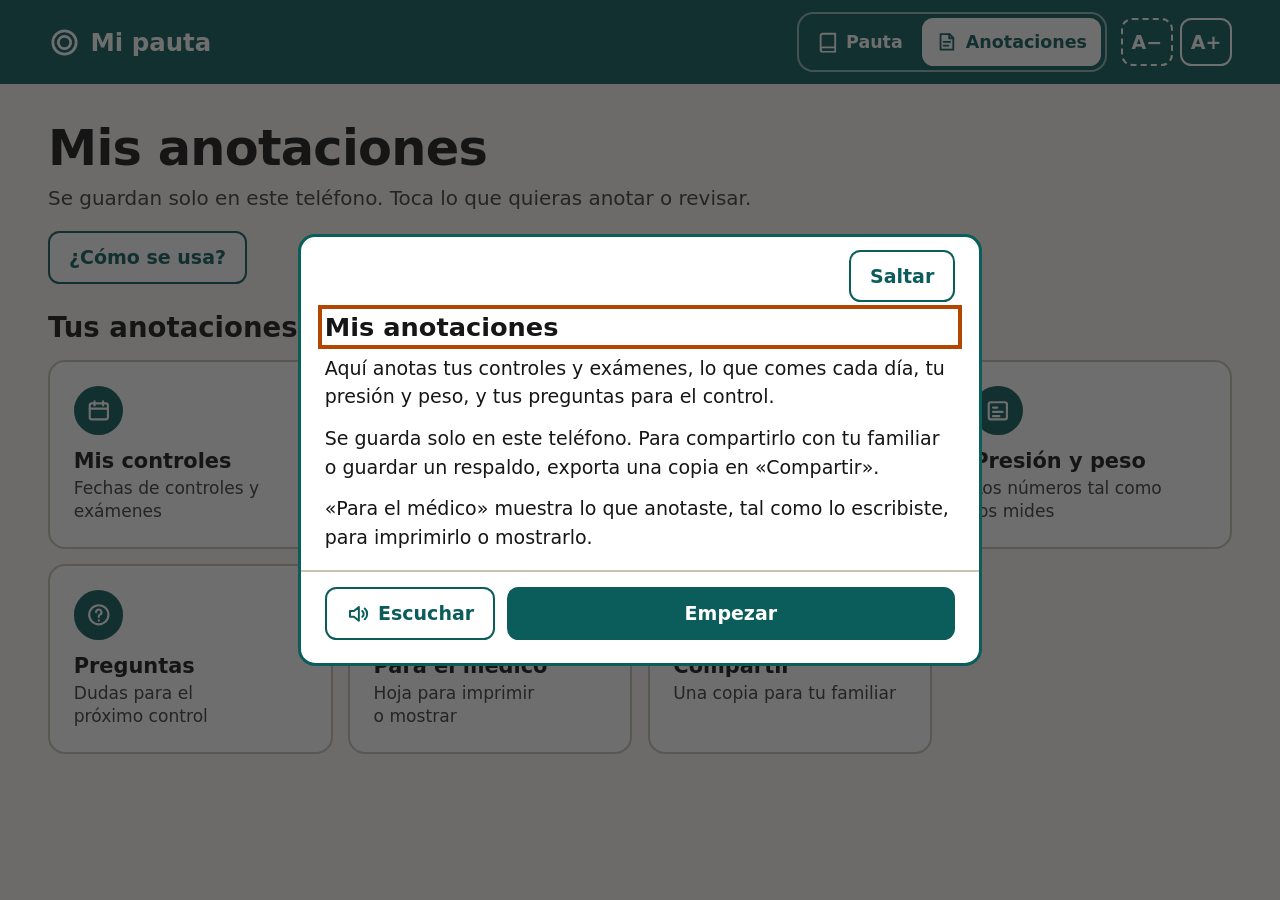
<file: pauta-personal/registro.html>
<!doctype html>
<html lang="es-CL">
<head>
  <meta charset="utf-8">
  <meta name="viewport" content="width=device-width, initial-scale=1, viewport-fit=cover">
  <meta name="robots" content="noindex, nofollow">
  <meta name="theme-color" content="#0b5d5b">
  <title>Mis anotaciones</title>
  <link rel="manifest" href="manifest.webmanifest">
  <link rel="icon" href="icon.svg" type="image/svg+xml">
  <link rel="apple-touch-icon" href="icon-180.png">
  <meta name="apple-mobile-web-app-capable" content="yes">
  <meta name="apple-mobile-web-app-title" content="Mi pauta">
  <link rel="stylesheet" href="styles.css">
  <link rel="stylesheet" href="registro.css">
  <script src="router.js"></script>
</head>
<body class="registro">
  <svg width="0" height="0" style="position:absolute" aria-hidden="true" focusable="false">
    <symbol id="i-plate" viewBox="0 0 24 24"><circle cx="12" cy="12" r="8.5"/><circle cx="12" cy="12" r="4.5"/></symbol>
    <symbol id="i-book" viewBox="0 0 24 24"><path d="M4 5.5A2.5 2.5 0 0 1 6.5 3H20v15H6.5A2.5 2.5 0 0 0 4 20.5z"/><path d="M4 20.5A2.5 2.5 0 0 0 6.5 23H20v-5"/></symbol>
    <symbol id="i-note" viewBox="0 0 24 24"><path d="M5 3.5h10l4 4V20.5H5z"/><path d="M14.5 3.5V8H19M8.5 12h7M8.5 16h5"/></symbol>
    <symbol id="i-basket" viewBox="0 0 24 24"><path d="M3.5 10h17l-1.8 9.5H5.3z"/><path d="M8 10l3-6M16 10l-3-6M9 14v2.5M15 14v2.5"/></symbol>
    <symbol id="i-camera" viewBox="0 0 24 24"><path d="M3.5 8.5h3.5l1.8-2.5h6.4l1.8 2.5h3.5V19h-17z"/><circle cx="12" cy="13.2" r="3.4"/></symbol>
    <symbol id="i-home" viewBox="0 0 24 24"><path d="M3.5 11L12 4l8.5 7"/><path d="M6 9.5V20h12V9.5"/></symbol>
    <symbol id="i-cal" viewBox="0 0 24 24"><rect x="3.5" y="5" width="17" height="15" rx="2"/><path d="M3.5 10h17M8 3v4M16 3v4"/></symbol>
    <symbol id="i-num" viewBox="0 0 24 24"><rect x="3.5" y="4" width="17" height="16" rx="2"/><path d="M7.5 9h4M7.5 13h9M7.5 17h6"/></symbol>
    <symbol id="i-q" viewBox="0 0 24 24"><circle cx="12" cy="12" r="9"/><path d="M9.5 9.5a2.5 2.5 0 1 1 3.5 2.3c-.7.3-1 .9-1 1.6V14M12 17.2v.3"/></symbol>
    <symbol id="i-clip" viewBox="0 0 24 24"><rect x="5" y="4" width="14" height="17" rx="2"/><path d="M9 4V3h6v1M9 10h6M9 14h6M9 18h3"/></symbol>
    <symbol id="i-share" viewBox="0 0 24 24"><path d="M12 3v12M7.5 7.5L12 3l4.5 4.5"/><path d="M5 12v7h14v-7"/></symbol>
    <symbol id="i-speaker" viewBox="0 0 24 24"><path d="M4 9h4l5-4v14l-5-4H4z"/><path d="M16.5 9a4 4 0 0 1 0 6M19 6.5a7.5 7.5 0 0 1 0 11"/></symbol>
    <symbol id="i-right" viewBox="0 0 24 24"><path d="M9 5l7 7-7 7"/></symbol>
    <symbol id="i-left" viewBox="0 0 24 24"><path d="M15 5l-7 7 7 7"/></symbol>
  </svg>

  <a class="skip" href="#contenido">Ir al contenido</a>

  <header class="top">
    <div class="wrap">
      <a class="brand" href="index.html"><svg class="i" aria-hidden="true"><use href="#i-plate"/></svg>Mi pauta</a>
      <nav class="switch" aria-label="Páginas">
        <a href="index.html"><svg class="i" aria-hidden="true"><use href="#i-book"/></svg>Pauta</a>
        <a href="registro.html" aria-current="page"><svg class="i" aria-hidden="true"><use href="#i-note"/></svg>Anotaciones</a>
      </nav>
      <div class="size" role="group" aria-label="Tamaño de la letra">
        <button type="button" id="smaller" aria-label="Letra más chica">A−</button>
        <button type="button" id="bigger" aria-label="Letra más grande">A+</button>
      </div>
    </div>
  </header>

  <main id="contenido" class="wrap" tabindex="-1">
    <div id="avisos" class="errors" role="alert" aria-live="assertive"></div>
    <p id="aviso-recibida" class="banner" hidden>Tienes una copia recibida de otro teléfono. <a href="#recibida">Ver la copia recibida</a></p>

    <!-- Inicio: one tile per section -->
    <div id="inicio" class="hub">
      <div class="hello">
        <h1>Mis anotaciones</h1>
        <p>Se guardan solo en este teléfono. Toca lo que quieras anotar o revisar.</p>
        <button type="button" class="btn guia-abrir" data-guia-abrir hidden>¿Cómo se usa?</button>
      </div>

      <aside id="proximo" class="next" aria-labelledby="h-proximo" hidden>
        <svg class="i" aria-hidden="true"><use href="#i-cal"/></svg>
        <h2 id="h-proximo">Lo próximo que anotaste</h2>
        <p id="proximo-control"></p>
        <p id="proximo-diario"></p>
        <a href="#controles">Ver mis controles</a>
      </aside>

      <h2 class="group-h" id="g-notas">Tus anotaciones</h2>
      <ul class="tiles" aria-labelledby="g-notas">
        <li class="tile"><span class="ico"><svg class="i" aria-hidden="true"><use href="#i-cal"/></svg></span><a href="#controles">Mis controles</a><p class="d">Fechas de controles y exámenes</p><svg class="i go" aria-hidden="true"><use href="#i-right"/></svg></li>
        <li class="tile"><span class="ico"><svg class="i" aria-hidden="true"><use href="#i-note"/></svg></span><a href="#diario">Mi diario</a><p class="d">Qué comiste cada día</p><svg class="i go" aria-hidden="true"><use href="#i-right"/></svg></li>
        <li class="tile"><span class="ico"><svg class="i" aria-hidden="true"><use href="#i-basket"/></svg></span><a href="despensa.html">Mi despensa</a><p class="d">Lo que hay en casa, con la tabla de tu pauta</p><svg class="i go" aria-hidden="true"><use href="#i-right"/></svg></li>
        <li class="tile"><span class="ico"><svg class="i" aria-hidden="true"><use href="#i-num"/></svg></span><a href="#mediciones">Presión y peso</a><p class="d">Los números tal como los mides</p><svg class="i go" aria-hidden="true"><use href="#i-right"/></svg></li>
        <li class="tile"><span class="ico"><svg class="i" aria-hidden="true"><use href="#i-q"/></svg></span><a href="#preguntas">Preguntas</a><p class="d">Dudas para el próximo control</p><svg class="i go" aria-hidden="true"><use href="#i-right"/></svg></li>
        <li class="tile"><span class="ico"><svg class="i" aria-hidden="true"><use href="#i-clip"/></svg></span><a href="#medico">Para el médico</a><p class="d">Hoja para imprimir o mostrar</p><svg class="i go" aria-hidden="true"><use href="#i-right"/></svg></li>
        <li class="tile"><span class="ico"><svg class="i" aria-hidden="true"><use href="#i-share"/></svg></span><a href="#compartir">Compartir</a><p class="d">Una copia para tu familiar</p><svg class="i go" aria-hidden="true"><use href="#i-right"/></svg></li>
      </ul>
    </div>

    <!-- One section per screen -->
    <div class="screen">
      <div class="sections">

        <!-- Mis controles -->
        <section id="controles" data-route aria-labelledby="t-controles">
          <nav class="crumbs" aria-label="Estás en"><ol><li><a href="index.html"><svg class="i" aria-hidden="true"><use href="#i-home"/></svg>Mi pauta</a></li><li><a href="#inicio">Mis anotaciones</a></li><li><span aria-current="page">Mis controles</span></li></ol></nav>
          <div class="sec-head">
            <h2 id="t-controles" tabindex="-1">Mis controles</h2>
            <button type="button" class="speak" data-target="lista-controles"><svg class="i" aria-hidden="true"><use href="#i-speaker"/></svg><span>Escuchar</span></button>
          </div>
          <p class="intro">Fechas de controles y exámenes, con quién, notas y qué llevar.</p>

          <div class="two">
            <form id="f-controles" class="card form" novalidate aria-labelledby="h-f-controles">
              <h3 id="h-f-controles" data-new="Anotar un control o examen" data-edit="Cambiar este control o examen">Anotar un control o examen</h3>
              <div class="pair datetime">
                <div class="field">
                  <label for="c-date">Fecha</label>
                  <input id="c-date" name="date" type="date" required aria-describedby="e-controles">
                </div>
                <div class="field">
                  <label for="c-time">Hora (si la sabes)</label>
                  <input id="c-time" name="time" type="time" aria-describedby="e-controles">
                </div>
              </div>
              <fieldset class="choices">
                <legend>¿Es un control o un examen?</legend>
                <input id="c-kind-control" name="kind" type="radio" value="control" checked>
                <label for="c-kind-control">Control</label>
                <input id="c-kind-examen" name="kind" type="radio" value="examen">
                <label for="c-kind-examen">Examen</label>
              </fieldset>
              <div class="field">
                <label for="c-where">Con quién o dónde</label>
                <input id="c-where" name="where" type="text" autocomplete="off">
              </div>
              <div class="field">
                <label for="c-notes">Notas</label>
                <textarea id="c-notes" name="notes" rows="2"></textarea>
              </div>
              <div class="field">
                <label for="c-bring">Qué llevar</label>
                <textarea id="c-bring" name="bring" rows="2"></textarea>
              </div>
              <div id="e-controles" class="errors" role="alert" aria-live="assertive"></div>
              <div class="actions">
                <button type="submit" class="btn primary" data-new="Guardar control" data-edit="Guardar cambios">Guardar control</button>
                <button type="button" class="btn cancel" hidden>Cancelar cambios</button>
              </div>
              <p class="status" role="status" aria-live="polite"></p>
            </form>

            <div id="lista-controles" class="entries"></div>
          </div>

          <nav class="pager" aria-label="Seguir">
            <a class="next-link" href="#diario"><span><span class="k">Siguiente</span> <span class="n">Mi diario</span></span><svg class="i" aria-hidden="true"><use href="#i-right"/></svg></a>
            <a class="home" href="#inicio"><svg class="i" aria-hidden="true"><use href="#i-home"/></svg><span class="k">Volver al inicio</span></a>
          </nav>
        </section>

        <!-- Mi diario -->
        <section id="diario" data-route aria-labelledby="t-diario">
          <nav class="crumbs" aria-label="Estás en"><ol><li><a href="index.html"><svg class="i" aria-hidden="true"><use href="#i-home"/></svg>Mi pauta</a></li><li><a href="#inicio">Mis anotaciones</a></li><li><span aria-current="page">Mi diario</span></li></ol></nav>
          <div class="sec-head">
            <h2 id="t-diario" tabindex="-1">Mi diario</h2>
            <button type="button" class="speak" data-target="lista-diario"><svg class="i" aria-hidden="true"><use href="#i-speaker"/></svg><span>Escuchar</span></button>
          </div>
          <p class="intro">Qué comiste cada día, tal como lo quieras anotar.</p>

          <div class="two">
            <form id="f-diario" class="card form" novalidate aria-labelledby="h-f-diario">
              <h3 id="h-f-diario" data-new="Anotar una comida" data-edit="Cambiar esta anotación">Anotar una comida</h3>
              <div class="field">
                <label for="d-date">Fecha</label>
                <input id="d-date" name="date" type="date" required aria-describedby="e-diario">
              </div>
              <fieldset class="choices">
                <legend>Comida</legend>
                <input id="d-meal-desayuno" name="meal" type="radio" value="Desayuno">
                <label for="d-meal-desayuno">Desayuno</label>
                <input id="d-meal-almuerzo" name="meal" type="radio" value="Almuerzo">
                <label for="d-meal-almuerzo">Almuerzo</label>
                <input id="d-meal-once" name="meal" type="radio" value="Once">
                <label for="d-meal-once">Once</label>
                <input id="d-meal-cena" name="meal" type="radio" value="Cena">
                <label for="d-meal-cena">Cena</label>
                <input id="d-meal-colacion" name="meal" type="radio" value="Colación">
                <label for="d-meal-colacion">Colación</label>
              </fieldset>
              <div class="field">
                <label for="d-text">Qué comí</label>
                <textarea id="d-text" name="text" rows="3" required aria-describedby="e-diario"></textarea>
              </div>
              <div id="e-diario" class="errors" role="alert" aria-live="assertive"></div>
              <div class="actions">
                <button type="submit" class="btn primary" data-new="Guardar en el diario" data-edit="Guardar cambios">Guardar en el diario</button>
                <button type="button" class="btn cancel" hidden>Cancelar cambios</button>
              </div>
              <p class="status" role="status" aria-live="polite"></p>
            </form>

            <div id="lista-diario" class="entries"></div>
          </div>

          <nav class="pager" aria-label="Seguir">
            <a href="#controles"><svg class="i" aria-hidden="true"><use href="#i-left"/></svg><span><span class="k">Anterior</span> <span class="n">Mis controles</span></span></a>
            <a class="next-link" href="#mediciones"><span><span class="k">Siguiente</span> <span class="n">Presión y peso</span></span><svg class="i" aria-hidden="true"><use href="#i-right"/></svg></a>
            <a class="home" href="#inicio"><svg class="i" aria-hidden="true"><use href="#i-home"/></svg><span class="k">Volver al inicio</span></a>
          </nav>
        </section>

        <!-- Presión y peso -->
        <section id="mediciones" data-route aria-labelledby="t-mediciones">
          <nav class="crumbs" aria-label="Estás en"><ol><li><a href="index.html"><svg class="i" aria-hidden="true"><use href="#i-home"/></svg>Mi pauta</a></li><li><a href="#inicio">Mis anotaciones</a></li><li><span aria-current="page">Presión y peso</span></li></ol></nav>
          <div class="sec-head">
            <h2 id="t-mediciones" tabindex="-1">Presión y peso</h2>
            <button type="button" class="speak" data-target="lista-mediciones"><svg class="i" aria-hidden="true"><use href="#i-speaker"/></svg><span>Escuchar</span></button>
          </div>
          <p class="intro">Anota los números tal como los mides. Puedes anotar solo la presión, solo el peso o ambos.</p>

          <div class="two">
            <form id="f-mediciones" class="card form" novalidate aria-labelledby="h-f-mediciones">
              <h3 id="h-f-mediciones" data-new="Anotar presión o peso" data-edit="Cambiar esta anotación">Anotar presión o peso</h3>
              <div class="pair datetime">
                <div class="field">
                  <label for="m-date">Fecha</label>
                  <input id="m-date" name="date" type="date" required aria-describedby="e-mediciones">
                </div>
                <div class="field">
                  <label for="m-time">Hora (si quieres)</label>
                  <input id="m-time" name="time" type="time" aria-describedby="e-mediciones">
                </div>
              </div>
              <fieldset>
                <legend>Presión</legend>
                <div class="pair">
                  <div class="field">
                    <label for="m-systolic">Número de arriba</label>
                    <input id="m-systolic" class="num" name="systolic" type="text" inputmode="numeric" autocomplete="off" aria-describedby="e-mediciones">
                  </div>
                  <div class="field">
                    <label for="m-diastolic">Número de abajo</label>
                    <input id="m-diastolic" class="num" name="diastolic" type="text" inputmode="numeric" autocomplete="off" aria-describedby="e-mediciones">
                  </div>
                </div>
              </fieldset>
              <div class="field">
                <label for="m-weight">Peso en kilos</label>
                <input id="m-weight" class="num" name="weight" type="text" inputmode="decimal" autocomplete="off" aria-describedby="e-mediciones">
              </div>
              <div id="e-mediciones" class="errors" role="alert" aria-live="assertive"></div>
              <div class="actions">
                <button type="submit" class="btn primary" data-new="Guardar" data-edit="Guardar cambios">Guardar</button>
                <button type="button" class="btn cancel" hidden>Cancelar cambios</button>
              </div>
              <p class="status" role="status" aria-live="polite"></p>
            </form>

            <div id="lista-mediciones" class="entries"></div>
          </div>

          <nav class="pager" aria-label="Seguir">
            <a href="#diario"><svg class="i" aria-hidden="true"><use href="#i-left"/></svg><span><span class="k">Anterior</span> <span class="n">Mi diario</span></span></a>
            <a class="next-link" href="#preguntas"><span><span class="k">Siguiente</span> <span class="n">Preguntas</span></span><svg class="i" aria-hidden="true"><use href="#i-right"/></svg></a>
            <a class="home" href="#inicio"><svg class="i" aria-hidden="true"><use href="#i-home"/></svg><span class="k">Volver al inicio</span></a>
          </nav>
        </section>

        <!-- Preguntas -->
        <section id="preguntas" data-route aria-labelledby="t-preguntas">
          <nav class="crumbs" aria-label="Estás en"><ol><li><a href="index.html"><svg class="i" aria-hidden="true"><use href="#i-home"/></svg>Mi pauta</a></li><li><a href="#inicio">Mis anotaciones</a></li><li><span aria-current="page">Preguntas</span></li></ol></nav>
          <div class="sec-head">
            <h2 id="t-preguntas" tabindex="-1">Preguntas para el control</h2>
            <button type="button" class="speak" data-target="lista-preguntas"><svg class="i" aria-hidden="true"><use href="#i-speaker"/></svg><span>Escuchar</span></button>
          </div>
          <p class="intro">Anota las dudas que aparezcan para preguntarlas en el próximo control.</p>

          <div class="two">
            <form id="f-preguntas" class="card form" novalidate aria-labelledby="h-f-preguntas">
              <h3 id="h-f-preguntas" data-new="Anotar una pregunta" data-edit="Cambiar esta pregunta">Anotar una pregunta</h3>
              <div class="field">
                <label for="q-text">Pregunta</label>
                <textarea id="q-text" name="text" rows="2" required aria-describedby="e-preguntas"></textarea>
              </div>
              <div id="e-preguntas" class="errors" role="alert" aria-live="assertive"></div>
              <div class="actions">
                <button type="submit" class="btn primary" data-new="Guardar pregunta" data-edit="Guardar cambios">Guardar pregunta</button>
                <button type="button" class="btn cancel" hidden>Cancelar cambios</button>
              </div>
              <p class="status" role="status" aria-live="polite"></p>
            </form>

            <div id="lista-preguntas" class="entries"></div>
          </div>

          <nav class="pager" aria-label="Seguir">
            <a href="#mediciones"><svg class="i" aria-hidden="true"><use href="#i-left"/></svg><span><span class="k">Anterior</span> <span class="n">Presión y peso</span></span></a>
            <a class="next-link" href="#medico"><span><span class="k">Siguiente</span> <span class="n">Para el médico</span></span><svg class="i" aria-hidden="true"><use href="#i-right"/></svg></a>
            <a class="home" href="#inicio"><svg class="i" aria-hidden="true"><use href="#i-home"/></svg><span class="k">Volver al inicio</span></a>
          </nav>
        </section>

        <!-- Para el médico -->
        <section id="medico" data-route aria-labelledby="t-medico">
          <nav class="crumbs" aria-label="Estás en"><ol><li><a href="index.html"><svg class="i" aria-hidden="true"><use href="#i-home"/></svg>Mi pauta</a></li><li><a href="#inicio">Mis anotaciones</a></li><li><span aria-current="page">Para el médico</span></li></ol></nav>
          <div class="sec-head">
            <h2 id="t-medico" tabindex="-1">Para el médico</h2>
            <button type="button" class="speak" data-target="hoja"><svg class="i" aria-hidden="true"><use href="#i-speaker"/></svg><span>Escuchar</span></button>
          </div>
          <p class="intro">Una hoja para imprimir o mostrar en el control. Solo muestra lo que anotaste.</p>

          <div class="sheet-wrap">
            <form id="f-periodo" class="card form" novalidate aria-labelledby="h-f-periodo">
              <h3 id="h-f-periodo">Período</h3>
              <div class="pair datetime">
                <div class="field">
                  <label for="p-from">Desde</label>
                  <input id="p-from" name="from" type="date" aria-describedby="e-periodo">
                </div>
                <div class="field">
                  <label for="p-to">Hasta</label>
                  <input id="p-to" name="to" type="date" aria-describedby="e-periodo">
                </div>
              </div>
              <div id="e-periodo" class="errors" role="alert" aria-live="assertive"></div>
              <div class="actions">
                <button type="button" id="imprimir" class="btn primary">Imprimir o guardar PDF</button>
              </div>
            </form>

            <div id="hoja" class="hoja"></div>
          </div>

          <nav class="pager" aria-label="Seguir">
            <a href="#preguntas"><svg class="i" aria-hidden="true"><use href="#i-left"/></svg><span><span class="k">Anterior</span> <span class="n">Preguntas</span></span></a>
            <a class="next-link" href="#compartir"><span><span class="k">Siguiente</span> <span class="n">Compartir</span></span><svg class="i" aria-hidden="true"><use href="#i-right"/></svg></a>
            <a class="home" href="#inicio"><svg class="i" aria-hidden="true"><use href="#i-home"/></svg><span class="k">Volver al inicio</span></a>
          </nav>
        </section>

        <!-- Compartir con mi familiar -->
        <section id="compartir" data-route aria-labelledby="t-compartir">
          <nav class="crumbs" aria-label="Estás en"><ol><li><a href="index.html"><svg class="i" aria-hidden="true"><use href="#i-home"/></svg>Mi pauta</a></li><li><a href="#inicio">Mis anotaciones</a></li><li><span aria-current="page">Compartir</span></li></ol></nav>
          <div class="sec-head">
            <h2 id="t-compartir" tabindex="-1">Compartir con mi familiar</h2>
          </div>
          <div class="card measure">
            <ul class="plain">
              <li>Tus anotaciones se guardan solo en este teléfono. No se envían a ninguna parte.</li>
              <li>Para que tu familiar las vea, exporta una copia y mándale el archivo. Quien reciba el archivo puede ver todo lo que contiene.</li>
              <li>La copia incluye también tu despensa.</li>
              <li>En iPhone, instala esta página en la pantalla de inicio y exporta una copia seguido, porque el navegador puede borrar los datos de las páginas que no se usan por un tiempo.</li>
            </ul>
          </div>

          <div class="grid">
            <div class="card">
              <h3>Exportar</h3>
              <p id="ultima-copia">Última copia: Nunca</p>
              <div class="actions">
                <button type="button" id="exportar" class="btn primary">Exportar mis anotaciones</button>
              </div>
              <p id="estado-exportar" class="status" role="status" aria-live="polite"></p>
            </div>

            <div class="card">
              <h3>Abrir un archivo recibido</h3>
              <p>Elige el archivo de Mis anotaciones que te mandaron.</p>
              <div class="actions">
                <input id="archivo" class="file" type="file" accept=".json,application/json">
                <label for="archivo" class="btn">Abrir un archivo</label>
              </div>
              <div id="e-archivo" class="errors" role="alert" aria-live="assertive"></div>
              <div id="eleccion" class="choice" hidden>
                <p id="eleccion-texto"></p>
                <div class="actions stack">
                  <button type="button" id="solo-ver" class="btn primary">Solo verla (soy familiar)</button>
                  <button type="button" id="restaurar" class="btn">Restaurar en este teléfono</button>
                  <button type="button" id="cancelar-archivo" class="btn">Cancelar</button>
                </div>
                <p class="small">«Restaurar» reemplaza todas las anotaciones de este teléfono por las del archivo, y también la despensa si el archivo la trae.</p>
              </div>
              <p id="estado-archivo" class="status" role="status" aria-live="polite"></p>
            </div>
          </div>

          <div id="recibida" class="received" hidden tabindex="-1">
            <p id="recibida-banner" class="banner"></p>
            <div class="actions">
              <button type="button" class="speak" data-target="recibida-contenido"><svg class="i" aria-hidden="true"><use href="#i-speaker"/></svg><span>Escuchar</span></button>
              <button type="button" id="borrar-recibida" class="btn">Borrar esta copia</button>
            </div>
            <div id="recibida-contenido"></div>
          </div>

          <nav class="pager" aria-label="Seguir">
            <a href="#medico"><svg class="i" aria-hidden="true"><use href="#i-left"/></svg><span><span class="k">Anterior</span> <span class="n">Para el médico</span></span></a>
            <a class="home" href="#inicio"><svg class="i" aria-hidden="true"><use href="#i-home"/></svg><span class="k">Volver al inicio</span></a>
          </nav>
        </section>
      </div>

      <nav class="siblings" aria-labelledby="sib-notas">
        <h2 id="sib-notas">Mis anotaciones</h2>
        <ul>
          <li><a href="#controles">Mis controles</a></li>
          <li><a href="#diario">Mi diario</a></li>
          <li><a href="#mediciones">Presión y peso</a></li>
          <li><a href="#preguntas">Preguntas</a></li>
          <li><a href="#medico">Para el médico</a></li>
          <li><a href="#compartir">Compartir</a></li>
        </ul>
        <h2>Mi pauta</h2>
        <ul>
          <li><a href="index.html"><svg class="i" aria-hidden="true"><use href="#i-book"/></svg>Abrir mi pauta</a></li>
          <li><a href="etiqueta.html"><svg class="i" aria-hidden="true"><use href="#i-camera"/></svg>Leer una etiqueta</a></li>
          <li><a href="despensa.html"><svg class="i" aria-hidden="true"><use href="#i-basket"/></svg>Mi despensa</a></li>
        </ul>
      </nav>
    </div>
  </main>

  <!-- S26: first-use guide. guia.js fills it from guia-core.js; without it nothing shows. -->
  <dialog id="guia" class="guia" data-guia="registro" aria-labelledby="guia-titulo">
    <div class="guia-top">
      <p id="guia-paso" class="guia-paso"></p>
      <button type="button" class="btn guia-saltar" data-guia="saltar">Saltar</button>
    </div>
    <div id="guia-texto" class="guia-texto" tabindex="0" role="region" aria-labelledby="guia-titulo">
      <h2 id="guia-titulo" tabindex="-1"></h2>
      <div id="guia-cuerpo"></div>
    </div>
    <div class="guia-acciones">
      <button type="button" class="speak" data-target="guia-texto"><svg class="i" aria-hidden="true"><use href="#i-speaker"/></svg><span>Escuchar</span></button>
      <button type="button" class="btn" data-guia="anterior">Anterior</button>
      <button type="button" class="btn primary" data-guia="siguiente">Siguiente</button>
    </div>
  </dialog>

  <script src="app.js"></script>
  <script type="module" src="registro.js"></script>
  <script type="module" src="guia.js"></script>
</body>
</html>
</file>
<file: pauta-personal/styles.css>
/* Mi pauta: shared styles for index.html and registro.html.
   Tokens come from design/system.md. Mobile first; no fixed widths. */

:root {
  --bg: #fbf8f2;
  --card: #ffffff;
  --ink: #161616;
  --muted: #3d3d3d;
  --accent: #0b5d5b;
  --accent-ink: #ffffff;
  --line: #c9c2b4;
  --focus: #b34700;
  --focus-on-accent: #ffd28a;
  --scale: 1;

  --r-card: .9rem;
  --r-ctl: .6rem;
  --r-field: .5rem;
  --r-pill: 2rem;
  --tap: max(48px, 2.75rem);
  --measure: 65ch;
  --gut: clamp(14px, 4.5vw, 48px);
  --pad: clamp(.8rem, .55rem + 1.2vw, 1.25rem);
  color-scheme: light;
}

* { box-sizing: border-box; }
[hidden] { display: none !important; }

/* Base text 18-19 px, multiplied by the A-/A+ step. */
html {
  font-size: calc(clamp(18px, 17.2px + .25vw, 19px) * var(--scale));
  -webkit-text-size-adjust: 100%;
  text-size-adjust: 100%;
}

body {
  margin: 0;
  min-height: 100vh;
  min-height: 100dvh;
  display: flex;
  flex-direction: column;
  background: var(--bg);
  color: var(--ink);
  font-family: system-ui, -apple-system, "Segoe UI", Roboto, "Helvetica Neue", Arial, sans-serif;
  line-height: 1.55;
  -webkit-tap-highlight-color: transparent;
}

::selection { background: var(--accent); color: var(--accent-ink); }
:focus-visible { outline: 4px solid var(--focus); outline-offset: 3px; }
[tabindex="-1"]:focus:not(:focus-visible) { outline: none; }

h1, h2, h3, h4, h5 { text-wrap: balance; overflow-wrap: break-word; }
p, li, dd { text-wrap: pretty; overflow-wrap: break-word; }
p { margin: 0 0 .7rem; }

svg.i {
  width: 1.25em;
  height: 1.25em;
  flex: none;
  fill: none;
  stroke: currentColor;
  stroke-width: 2;
  stroke-linecap: round;
  stroke-linejoin: round;
}

.wrap {
  width: 100%;
  max-width: 70rem;
  margin-inline: auto;
  padding-inline: max(var(--gut), env(safe-area-inset-left)) max(var(--gut), env(safe-area-inset-right));
}

.skip { position: absolute; left: -999px; }
.skip:focus {
  left: 1rem;
  top: 1rem;
  z-index: 30;
  background: var(--card);
  padding: .5rem 1rem;
}

/* ------------------------------------------------------------------ Header */

/* The header grows at half the A+ step so it never eats the screen; its
   controls are sized in em from this font size. */
.top {
  --tap: max(48px, 2.6em);
  font-size: calc(clamp(18px, 17.2px + .25vw, 19px) * (1 + (var(--scale) - 1) * .5));
  background: var(--accent);
  color: var(--accent-ink);
  padding-top: env(safe-area-inset-top);
}
.top :focus-visible { outline-color: var(--focus-on-accent); }
.top .wrap {
  display: flex;
  flex-wrap: wrap;
  align-items: center;
  gap: .4rem .75rem;
  padding-block: .55rem;
}
.brand {
  display: inline-flex;
  align-items: center;
  gap: .5rem;
  min-height: var(--tap);
  margin-right: auto;
  color: inherit;
  font-weight: 800;
  font-size: clamp(1.05em, .95em + .5vw, 1.3em);
  line-height: 1.2;
  text-decoration: none;
  white-space: nowrap;
}
.brand svg.i { width: 1.35em; height: 1.35em; }

/* Mi pauta | Mis anotaciones */
.switch {
  order: 3;
  flex: 1 1 100%;
  display: flex;
  flex-wrap: wrap;
  gap: .3rem;
  padding: .2em;
  border: 2px solid rgb(255 255 255 / .55);
  border-radius: calc(var(--r-ctl) + .25rem);
}
.switch a {
  flex: 1 1 auto;
  display: inline-flex;
  align-items: center;
  justify-content: center;
  gap: .4rem;
  min-height: var(--tap);
  padding: .3em .8em;
  border-radius: var(--r-ctl);
  color: var(--accent-ink);
  font-weight: 700;
  font-size: .92em;
  line-height: 1.2;
  text-align: center;
  text-decoration: none;
}
.switch a[aria-current="page"] { background: var(--card); color: var(--accent); }
@media (hover: hover) {
  .switch a:not([aria-current]):hover { text-decoration: underline; text-underline-offset: .2em; }
}

@media (max-width: 419px) {
  .switch svg.i { display: none; }
}

.size { order: 2; display: flex; gap: .4em; }
.size button {
  min-width: max(48px, 2.4em);
  min-height: max(48px, 2.4em);
  padding: 0 .45em;
  font: inherit;
  font-weight: 800;
  line-height: 1;
  white-space: nowrap;
  border: 2px solid var(--accent-ink);
  border-radius: var(--r-ctl);
  background: transparent;
  color: var(--accent-ink);
  cursor: pointer;
}
.size button:disabled { border-style: dashed; cursor: default; }

@media (min-width: 640px) {
  .switch { order: 2; flex: 0 1 auto; }
  .size { order: 3; }
}

/* ---------------------------------------------------------------- Layout */

main {
  flex: 1 0 auto;
  padding-top: clamp(1rem, .6rem + 2vw, 2.2rem);
  padding-bottom: calc(3rem + env(safe-area-inset-bottom));
}

/* Hub */
.hello { margin-bottom: 1.4rem; }
.hello h1 {
  margin: 0 0 .35rem;
  font-size: max(1.1rem, min(clamp(1.6rem, 1.1rem + 2.4vw, 2.6rem), 9.5vw));
  line-height: 1.12;
  letter-spacing: -.015em;
}
.hello p { margin: 0; max-width: var(--measure); color: var(--muted); font-size: 1.05rem; }

.group-h {
  margin: 2rem 0 .8rem;
  font-size: clamp(1.15rem, 1rem + .7vw, 1.45rem);
  line-height: 1.25;
}
.hello + .group-h, .next + .group-h { margin-top: 0; }

.tiles {
  container: tiles / inline-size;
  list-style: none;
  margin: 0;
  padding: 0;
  display: grid;
  gap: .8rem;
  grid-template-columns: repeat(auto-fill, minmax(min(100%, 13.5rem), 1fr));
}
/* The whole tile is the link: the anchor keeps its plain label and a
   pseudo-element stretches its hit area over the tile. */
.tile {
  position: relative;
  display: grid;
  grid-template-columns: minmax(0, 1fr);
  grid-template-areas: "ico" "name" "desc";
  align-content: start;
  row-gap: .15rem;
  height: 100%;
  padding: var(--pad);
  background: var(--card);
  border: 2px solid var(--line);
  border-radius: var(--r-card);
  transition: border-color .15s ease-out, transform .2s cubic-bezier(.2, .7, .2, 1);
}
.tile .ico {
  grid-area: ico;
  display: grid;
  place-items: center;
  width: 2.6rem;
  height: 2.6rem;
  margin-bottom: .55rem;
  border-radius: 50%;
  background: var(--accent);
  color: var(--accent-ink);
}
.tile .ico svg.i { width: 1.35rem; height: 1.35rem; }
.tile a {
  grid-area: name;
  color: var(--ink);
  font-weight: 800;
  font-size: 1.1rem;
  line-height: 1.25;
  text-decoration: none;
}
.tile a::after {
  content: "";
  position: absolute;
  inset: 0;
  border-radius: inherit;
}
.tile a:focus-visible { outline: none; }
.tile a:focus-visible::after { outline: 4px solid var(--focus); outline-offset: 3px; }
.tile .d {
  grid-area: desc;
  margin: 0;
  color: var(--muted);
  font-size: .9rem;
  line-height: 1.35;
}
.tile .go { grid-area: go; display: none; color: var(--accent); }
.tile:active { background: var(--bg); }
@media (hover: hover) {
  .tile:hover { border-color: var(--accent); transform: translateY(-2px); }
}
/* One column of tiles at normal text size: a compact row with a chevron.
   With very large text on a narrow phone the card layout above stays. */
@container tiles (min-width: 16rem) and (max-width: 27.7rem) {
  .tile {
    grid-template-columns: auto minmax(0, 1fr) auto;
    grid-template-areas: "ico name go" "ico desc go";
    column-gap: .85rem;
    row-gap: .1rem;
    align-content: center;
    padding: .8rem var(--pad);
  }
  .tile .ico { margin: 0; align-self: center; }
  .tile a { align-self: end; }
  .tile .d { align-self: start; }
  .tile .go { display: block; align-self: center; }
}

.next {
  max-width: 46rem;
  display: grid;
  grid-template-columns: auto minmax(0, 1fr);
  gap: .2rem .9rem;
  align-items: start;
  margin: 0 0 2rem;
  padding: var(--pad);
  background: var(--card);
  border: 3px solid var(--accent);
  border-radius: var(--r-card);
}
.next > svg.i { width: 2.1rem; height: 2.1rem; color: var(--accent); grid-row: span 4; }
.next h2 { margin: 0; font-size: 1rem; color: var(--muted); }
.next p { margin: 0; font-weight: 700; }
.next a { justify-self: start; }

/* Inline links in running text: the hit area grows without moving the line. */
.card a, .note a, .banner a, .next a, .intro a {
  color: var(--accent);
  font-weight: 700;
  text-underline-offset: .2em;
  padding-block: .7em;
  -webkit-box-decoration-break: clone;
  box-decoration-break: clone;
}

/* One section per screen. Without router.js everything shows in order. */
.screen { display: grid; gap: 2rem; grid-template-columns: minmax(0, 1fr); }
.sections { container: sections / inline-size; }
html.routed[data-view="section"] .hub,
html.routed:not([data-view="section"]) .screen,
html.routed section[data-route]:not(.current) { display: none; }
html:not(.routed) section[data-route] + section[data-route] { margin-top: 2.5rem; }
.siblings { display: none; }

@keyframes enter {
  from { opacity: .35; transform: translateY(.4rem); }
}
html.routed section[data-route].current,
html.routed[data-view="hub"] .hub { animation: enter .28s cubic-bezier(.16, 1, .3, 1); }

@media (min-width: 1000px) {
  html.routed .screen { grid-template-columns: minmax(0, 1fr) 13.5rem; gap: 2.5rem; }
  html.routed .siblings {
    display: block;
    position: sticky;
    top: 1rem;
    align-self: start;
    padding: .9rem .6rem;
    background: var(--card);
    border: 2px solid var(--line);
    border-radius: var(--r-card);
  }
}
.siblings h2 { margin: 0 .5rem .3rem; font-size: .9rem; color: var(--muted); }
.siblings h2 ~ h2 { margin-top: 1rem; }
.siblings ul { list-style: none; margin: 0; padding: 0; }
.siblings a {
  display: flex;
  align-items: center;
  gap: .5rem;
  min-height: var(--tap);
  padding: .25rem .6rem;
  border-radius: var(--r-field);
  color: var(--ink);
  font-weight: 600;
  font-size: .95rem;
  line-height: 1.25;
  text-decoration: none;
}
.siblings a:hover { text-decoration: underline; text-underline-offset: .2em; }
.siblings a[aria-current="page"] { background: var(--accent); color: var(--accent-ink); }

/* Breadcrumbs */
.crumbs ol {
  list-style: none;
  margin: 0 0 .4rem;
  padding: 0;
  display: flex;
  flex-wrap: wrap;
  align-items: center;
}
.crumbs li { display: flex; align-items: center; }
.crumbs li + li::before {
  content: "";
  width: .45rem;
  height: .45rem;
  margin: 0 .55rem 0 .35rem;
  border-right: 2px solid var(--muted);
  border-top: 2px solid var(--muted);
  transform: rotate(45deg);
}
.crumbs a {
  display: inline-flex;
  align-items: center;
  gap: .35rem;
  min-height: var(--tap);
  color: var(--accent);
  font-weight: 700;
  text-underline-offset: .2em;
}
.crumbs [aria-current] { color: var(--muted); font-weight: 700; }
/* Narrow screen or large text: only the way back, as « ‹ Mis anotaciones ». */
@container sections (max-width: 30rem) {
  .crumbs li:not(:nth-last-child(2)) { display: none; }
  .crumbs li:nth-last-child(2)::before { transform: rotate(-135deg); margin: 0 .35rem 0 .55rem; }
}

/* Section heading row */
.sec-head {
  display: flex;
  flex-wrap: wrap;
  align-items: center;
  justify-content: space-between;
  gap: .6rem 1rem;
  margin: 0 0 1.1rem;
}
.sec-head h2 {
  margin: 0;
  font-size: max(1.1rem, min(clamp(1.45rem, 1.05rem + 2vw, 2.2rem), 8.5vw));
  line-height: 1.15;
  letter-spacing: -.01em;
}
h3 { margin: 0 0 .35rem; font-size: 1.12rem; line-height: 1.3; }

.measure, .intro { max-width: var(--measure); }
.intro { margin: 0 0 1.1rem; }

/* Escuchar and buttons */
.speak, .btn {
  font: inherit;
  font-weight: 700;
  display: inline-flex;
  flex-wrap: wrap;
  max-width: 100%;
  align-items: center;
  justify-content: center;
  gap: .2rem .45rem;
  min-height: var(--tap);
  padding: .4rem 1rem;
  border: 2px solid var(--accent);
  border-radius: var(--r-ctl);
  background: var(--card);
  color: var(--accent);
  line-height: 1.2;
  text-align: center;
  text-decoration: none;
  cursor: pointer;
  transition: background-color .15s ease-out, color .15s ease-out;
}
.speak { font-size: .95rem; }
.speak[aria-pressed="true"], .btn.primary { background: var(--accent); color: var(--accent-ink); }
@media (hover: hover) {
  .btn:not(.primary):hover, .speak:not([aria-pressed="true"]):hover { background: var(--bg); }
}

/* «Escuchar» messages (S28), added by app.js after the button's row. Empty
   regions take no space; the words carry the meaning, not the color. */
.speak-msgs { max-width: var(--measure); }
.speak-msgs p { margin: 0; overflow-wrap: break-word; }
.speak-msgs p:not(:empty) {
  margin: 0 0 1rem;
  padding: .6rem .9rem;
  border: 2px solid var(--line);
  border-left-width: 6px;
  border-radius: var(--r-ctl);
  background: var(--card);
  color: var(--ink);
  font-size: 1rem;
  line-height: 1.45;
}
.speak-msgs .speak-fail:not(:empty) { border-color: var(--accent); font-weight: 700; }

/* Cards */
.card {
  background: var(--card);
  border: 2px solid var(--line);
  border-radius: var(--r-card);
  padding: var(--pad);
  margin: 0 0 .9rem;
}
.card > :last-child { margin-bottom: 0; }
.objetivo { border: 3px solid var(--accent); }

/* S23: the discharge indication, quoted as written. Neutral, no status colour. */
.alta .fecha { color: var(--muted); font-size: .95rem; font-weight: 700; }
.alta blockquote {
  margin: 0 0 .9rem;
  padding: .15rem 0 .15rem .9rem;
  border-left: 4px solid var(--line);
  font-size: 1.1rem;
  font-weight: 700;
  line-height: 1.4;
}
.alta blockquote p { margin: 0; }

/* Lists of indications: one card, rows with a ring marker. */
.items {
  list-style: none;
  margin: 0;
  padding: .2rem var(--pad);
  background: var(--card);
  border: 2px solid var(--line);
  border-radius: var(--r-card);
}
.items li { position: relative; padding: .8rem 0 .8rem 2.1rem; }
.items li + li { border-top: 2px solid var(--line); }
.items li::before {
  content: "";
  position: absolute;
  left: .15rem;
  top: 1.15rem;
  width: 1rem;
  height: 1rem;
  border: 3px solid var(--accent);
  border-radius: 50%;
}
.items li.key::before { border-color: var(--ink); background: var(--ink); }

/* Wider screens: cards side by side, text keeps its measure inside each. */
.grid {
  display: grid;
  gap: .9rem;
  grid-template-columns: repeat(auto-fill, minmax(min(100%, 19rem), 1fr));
  align-items: start;
}
.grid > .card { margin: 0; }

/* Preferir / Limitar o evitar: named by word and icon, never by color alone. */
.groups { display: grid; gap: .9rem; grid-template-columns: repeat(auto-fill, minmax(min(100%, 19rem), 1fr)); }
.group {
  margin: 0;
  background: var(--card);
  border: 2px solid var(--line);
  border-radius: var(--r-card);
  overflow: hidden;
}
.group h3 { margin: 0; padding: .7rem var(--pad); border-bottom: 2px solid var(--line); }
.half { padding: .7rem var(--pad) .8rem; }
.half + .half { border-top: 2px dashed var(--muted); }
.half p { margin: 0; }
.tag {
  display: inline-flex !important;
  align-items: center;
  gap: .4rem;
  margin: 0 0 .2rem !important;
  font-weight: 800;
  font-size: .92rem;
}
.pref .tag { color: var(--accent); }
.lim .tag { color: var(--muted); }

.lbl { margin: .3rem 0 .15rem; font-size: .9rem; font-weight: 800; color: var(--muted); }
.quotes, .tips ul { margin: .2rem 0 .6rem; padding-left: 1.2rem; }
.quotes li, .tips li { margin-bottom: .45rem; }
.tips { border-style: dashed; border-color: var(--muted); }
.steps { list-style: none; margin: 0 0 1rem; padding: 0; }
.small { font-size: .9rem; color: var(--muted); }

/* Pager: Anterior, Siguiente and Volver al inicio */
.pager {
  display: grid;
  gap: .7rem;
  margin: 2.2rem 0 0;
  grid-template-columns: repeat(auto-fit, minmax(min(100%, 13rem), 1fr));
}
.pager a {
  display: flex;
  align-items: center;
  gap: .7rem;
  min-height: 4rem;
  padding: .6rem var(--pad);
  border: 2px solid var(--accent);
  border-radius: var(--r-card);
  background: var(--card);
  color: var(--accent);
  font-weight: 800;
  line-height: 1.25;
  text-decoration: none;
}
.pager .k { display: block; }
.pager .n { display: block; color: var(--muted); font-weight: 600; font-size: .88rem; }
.pager .next-link { justify-content: space-between; text-align: right; }
.pager .next-link > span { margin-left: auto; }
.pager .home { grid-column: 1 / -1; background: var(--accent); color: var(--accent-ink); }
@media (hover: hover) {
  .pager a:not(.home):hover { background: var(--bg); }
}

.note {
  margin: 2.5rem 0 1rem;
  max-width: 46rem;
  padding: var(--pad);
  border: 2px dashed var(--muted);
  border-radius: var(--r-card);
}
.note > :last-child { margin-bottom: 0; }
.foot { margin: 2.5rem 0 0; max-width: var(--measure); }

details.install {
  max-width: 46rem;
  padding: 0 var(--pad);
  background: var(--card);
  border: 2px solid var(--line);
  border-radius: var(--r-card);
}
details.install summary {
  min-height: var(--tap);
  display: flex;
  align-items: center;
  font-weight: 700;
  cursor: pointer;
}
details.install[open] { padding-bottom: .4rem; }

/* ------------------------------------------------- First-use guide (S26) */

/* A native modal dialog. Text in rem, so A−/A+ applies; nothing under 1rem. */
.btn.guia-abrir { margin: 0 0 1.1rem; font-size: 1rem; }
.hello .guia-abrir { margin: .9rem 0 0; }

.guia {
  width: min(100% - 24px, 36rem);
  max-width: none;
  max-height: calc(100% - 24px);
  max-height: calc(100dvh - 24px);
  margin: auto;
  padding: 0;
  border: 3px solid var(--accent);
  border-radius: var(--r-card);
  background: var(--card);
  color: var(--ink);
  font-size: 1rem;
  line-height: 1.5;
}
/* L50: a column where only the text scrolls. The top row and the button row
   («Escuchar», «Anterior», «Siguiente») always stay inside the dialog, even with
   A+ at its largest on a small phone. Only when open: a closed dialog stays hidden. */
.guia[open] {
  display: flex;
  flex-direction: column;
  overflow: hidden;
  animation: guia-in .22s cubic-bezier(.16, 1, .3, 1);
}
.guia::backdrop { background: rgb(22 22 22 / .62); }
html:has(.guia[open]) { overflow: hidden; }
@keyframes guia-in {
  from { opacity: 0; transform: translateY(.6rem); }
}
.guia-top {
  display: flex;
  flex-wrap: wrap;
  align-items: center;
  justify-content: space-between;
  gap: .5rem 1rem;
  padding: .7rem var(--pad) 0;
  flex: none;
}
.guia-paso { margin: 0; font-weight: 700; color: var(--muted); }
.guia-saltar { margin-left: auto; }
.guia-texto {
  flex: 1 1 auto;
  min-height: 0;
  overflow-y: auto;
  overscroll-behavior: contain;
  padding: .5rem var(--pad) .3rem;
}
/* The dialog clips outside its edges: draw the ring inside the text area. */
.guia-texto:focus-visible {
  outline-offset: -4px;
}
/* .despensa h2 (despensa.css) is more specific than .guia-texto h2; keep the dialog heading the same on every page. */
.guia-texto h2,
.despensa .guia-texto h2 {
  margin: 0 0 .6rem;
  font-size: 1.35rem;
  line-height: 1.2;
  text-wrap: balance;
}
.guia-texto p { margin: 0 0 .7rem; }
.guia-acciones {
  display: flex;
  flex-wrap: wrap;
  gap: .6rem;
  padding: .8rem var(--pad) var(--pad);
  border-top: 2px solid var(--line);
  flex: none;
}
/* registro.css makes .btn smaller on its pages; the guide keeps 1rem everywhere. */
.guia .btn, .guia .speak { font-size: 1rem; }
.guia-acciones .speak { margin-right: auto; }
.guia-acciones [data-guia] { flex: 1 1 auto; }

@media (prefers-reduced-motion: reduce) {
  .guia[open] { animation: none; }
  *, *::before, *::after {
    animation: none !important;
    transition: none !important;
    scroll-behavior: auto !important;
  }
  .tile:hover { transform: none; }
}

/* Print: the whole pauta, in order, without controls. */
@media print {
  html { font-size: 12pt; }
  body { display: block; min-height: 0; }
  .top, .skip, .tiles, .group-h, .crumbs, .pager, .siblings, .speak, .speak-msgs, .install, .foot, .guia, .guia-abrir { display: none !important; }
  body.pauta .hub,
  body.pauta .screen,
  body.pauta section[data-route] { display: block !important; animation: none !important; }
  body.pauta section[data-route] { margin-top: 1.5rem; }
  .card, .group, .items li, .steps li { break-inside: avoid; }
  .groups, .grid { display: block; }
  .group { margin-bottom: .6rem; }
  .note { margin-top: 0; }
}
</file>
<file: pauta-personal/registro.css>
/* Mis anotaciones. Builds on styles.css. */

/* Form and list side by side when the section is wide enough; the form comes
   first in reading and focus order. */
.two { display: grid; gap: 1.2rem; grid-template-columns: minmax(0, 1fr); align-items: start; }
.two > * { min-width: 0; }
.form { max-width: 40rem; margin: 0; border-color: var(--accent); }
.form h3 { margin-bottom: .7rem; }
/* Para el médico: the period on top, the sheet at full width below. */
.sheet-wrap { display: grid; gap: 1.2rem; grid-template-columns: minmax(0, 1fr); }
.sheet-wrap > * { min-width: 0; }

@container sections (min-width: 46rem) {
  .two { grid-template-columns: minmax(17rem, 23rem) minmax(0, 1fr); gap: 1.6rem; }
}

.field {
  display: flex;
  flex-direction: column;
  gap: .25rem;
  margin-bottom: .9rem;
  min-width: 0;
}
label, legend { font-weight: 700; }

input[type="date"],
input[type="time"],
input[type="text"],
textarea {
  font: inherit;
  width: 100%;
  max-width: 100%;
  min-height: var(--tap);
  padding: .45rem .6rem;
  border: 2px solid var(--muted);
  border-radius: var(--r-field);
  background: var(--card);
  color: var(--ink);
  caret-color: var(--accent);
}
/* Date and time (S30). WebKit/iOS gives these inputs a width of their own that
   ignores the column unless min-width is 0; keep them inside the form, at the
   same left padding as the other fields, with the value aligned left and the
   tap height even when empty. */
input[type="date"],
input[type="time"] {
  display: block;
  box-sizing: border-box;
  width: 100%;
  min-width: 0;
  max-width: 14rem;
  min-height: var(--tap);
  text-align: left;
}
input[type="date"]::-webkit-date-and-time-value,
input[type="time"]::-webkit-date-and-time-value {
  text-align: left;
  margin: 0;
  min-height: 1.55em;
}
/* iOS Safari only: drop the native button look, which centers the value and
   sets its own size, so the rules above apply. Tapping still opens the picker. */
@supports (-webkit-touch-callout: none) {
  input[type="date"],
  input[type="time"] { -webkit-appearance: none; appearance: none; }
}
input.num { max-width: 10rem; font-variant-numeric: tabular-nums; }
textarea { resize: vertical; min-height: 5rem; }
input[aria-invalid="true"],
textarea[aria-invalid="true"] {
  border-width: 4px;
  border-style: dashed;
}

fieldset {
  border: 0;
  margin: 0 0 .9rem;
  padding: 0;
  min-width: 0;
}
legend { padding: 0; margin-bottom: .35rem; }

/* Two short fields share a row when they fit; each wraps to its own row on a
   narrow phone or with large text. */
.pair { display: flex; flex-wrap: wrap; gap: 0 1rem; min-width: 0; }
.pair > .field { flex: 1 1 8.5rem; min-width: 0; }
/* Date with time (or two dates): side by side only when each gets room for
   its whole value; on a phone or with large text each takes its own row. */
.pair.datetime { min-width: 0; }
.pair.datetime > .field { flex: 1 1 11rem; }
fieldset > .pair > .field:last-child { margin-bottom: 0; }

/* Radio choices drawn as big buttons; the checked one carries a check mark. */
.choices { display: flex; flex-wrap: wrap; gap: .5rem; }
.choices legend { width: 100%; }
.choices input {
  position: absolute;
  opacity: 0;
  width: 1px;
  height: 1px;
}
.choices label {
  display: inline-flex;
  align-items: center;
  min-height: var(--tap);
  padding: .35rem 1rem;
  border: 2px solid var(--accent);
  border-radius: var(--r-pill);
  background: var(--card);
  color: var(--accent);
  cursor: pointer;
}
.choices input:checked + label {
  background: var(--accent);
  color: var(--accent-ink);
}
.choices input:checked + label::before { content: "✓ "; white-space: pre; }
.choices input:focus-visible + label {
  outline: 4px solid var(--focus);
  outline-offset: 3px;
}

.actions {
  display: flex;
  flex-wrap: wrap;
  gap: .6rem;
  margin: .4rem 0;
}
.actions.stack { flex-direction: column; align-items: stretch; }
.btn { font-size: .95rem; }

.file {
  position: absolute;
  opacity: 0;
  width: 1px;
  height: 1px;
}
.file:focus-visible + label {
  outline: 4px solid var(--focus);
  outline-offset: 3px;
}

.errors {
  margin: 0 0 .9rem;
  padding: .7rem 1rem;
  border: 3px solid var(--ink);
  border-radius: var(--r-field);
  background: var(--card);
  font-weight: 700;
}
.errors:empty { display: block; padding: 0; margin: 0; border: 0; }
.errors ul { margin: .3rem 0 0; padding-left: 1.2rem; }
main > .errors:not(:empty), main > .banner { max-width: 46rem; margin-bottom: 1.2rem; }

.status { margin: .3rem 0 0; font-weight: 700; }
.status:empty { margin: 0; }

.banner {
  padding: .8rem 1rem;
  border: 3px solid var(--accent);
  border-radius: var(--r-ctl);
  background: var(--card);
  font-weight: 700;
}

/* Hub: the next recorded control and the last diary day, as written. */
.next p + p { font-weight: 600; }

/* Entries */
.entries > h3, .entries > div > h3 { margin: 1.1rem 0 .5rem; color: var(--muted); font-size: 1.02rem; }
.entries > h3:first-child, .entries > div:first-child > h3 { margin-top: 0; }
.entry { margin-bottom: .7rem; }
.entry h4,
.entry h5 {
  margin: 0 0 .3rem;
  font-size: 1.05rem;
}
.entry p { margin: 0 0 .25rem; overflow-wrap: anywhere; white-space: pre-line; }
.entry .actions { margin-top: .6rem; }
.empty { color: var(--muted); font-style: italic; }
.small { overflow-wrap: anywhere; }

/* "Ya la pregunté": the box and its label are one large target. */
.check {
  display: flex;
  align-items: center;
  gap: .7rem;
  min-height: var(--tap);
  margin: .3rem 0;
}
.check input {
  width: max(44px, 2.4rem);
  height: max(44px, 2.4rem);
  margin: 0;
  flex: none;
  accent-color: var(--accent);
  cursor: pointer;
}
.check label {
  display: flex;
  align-items: center;
  min-height: var(--tap);
  cursor: pointer;
}

.plain { margin: 0; padding-left: 1.2rem; }
.plain li { margin-bottom: .5rem; }
.plain li:last-child { margin-bottom: 0; }

/* Doctor's sheet */
.hoja {
  container: hoja / inline-size;
  background: var(--card);
  border: 2px solid var(--ink);
  border-radius: var(--r-field);
  padding: var(--pad);
}
.hoja h3 { font-size: 1.2rem; }
.hoja h4 {
  margin: 1.2rem 0 .4rem;
  padding-bottom: .2rem;
  border-bottom: 2px solid var(--line);
  font-size: 1.05rem;
}
.hoja h5 { margin: .7rem 0 .25rem; font-size: 1rem; }
.hoja ul { margin: 0 0 .4rem; padding-left: 1.2rem; }
.hoja li { margin-bottom: .3rem; overflow-wrap: anywhere; white-space: pre-line; }
.hoja .lead { font-weight: 700; }

table {
  border-collapse: collapse;
  width: 100%;
  font-size: .95rem;
  font-variant-numeric: tabular-nums;
}
th, td {
  border: 1px solid var(--muted);
  padding: .3rem .5rem;
  text-align: left;
  vertical-align: top;
}
th { background: var(--bg); }

/* Narrow sheet on screen: each row of the table becomes a small card with its
   labels, so nothing needs sideways scrolling. Values stay exactly as written.
   The received copy shows the same table, so it gets the same treatment.
   Paper always gets the table. */
@media screen {
  @container hoja (max-width: 34rem) {
    :is(.hoja, .received) :is(table, tbody, tr, td) { display: block; }
    :is(.hoja, .received) thead {
      position: absolute;
      width: 1px;
      height: 1px;
      overflow: hidden;
      clip-path: inset(50%);
      white-space: nowrap;
    }
    :is(.hoja, .received) tr {
      display: grid;
      grid-template-columns: repeat(auto-fit, minmax(min(100%, 7.5rem), 1fr));
      gap: .15rem .9rem;
      padding: .6rem 0;
      border-top: 2px solid var(--line);
    }
    :is(.hoja, .received) td { border: 0; padding: 0; }
    :is(.hoja, .received) td:first-child { grid-column: 1 / -1; font-weight: 800; }
    :is(.hoja, .received) td[data-label]::before {
      content: attr(data-label);
      display: block;
      color: var(--muted);
      font-weight: 700;
      font-size: .85rem;
    }
  }
}

.received { container: hoja / inline-size; margin-top: 1rem; }
.received h3 { margin: 1.4rem 0 .5rem; }
.received h4 { margin: 1rem 0 .5rem; }
.received:focus { outline: none; }

/* Print: only the doctor's sheet, whatever screen is open. */
@media print {
  body.registro > *:not(main),
  body.registro main > *:not(.screen),
  body.registro .screen > *:not(.sections),
  body.registro .sections > *:not(#medico),
  body.registro #medico > *:not(.sheet-wrap),
  body.registro #medico .sheet-wrap > *:not(.hoja) { display: none !important; }
  body.registro .screen,
  body.registro #medico,
  body.registro #medico .sheet-wrap { display: block !important; animation: none !important; }
  .hoja { border: 0; padding: 0; }
  .hoja h4, .hoja li, tr { break-inside: avoid; }
  th { background: none; }
}
</file>
<file: pauta-personal/despensa.css>
/* Mi despensa. Builds on styles.css and the form styles of registro.css.
   The pauta's columns are told apart by their own words, not by color:
   «Preferir» gets a warm, quiet tone; «Limitar o evitar» and «Otros» stay
   plain and secondary. No reds, no warning icons, no counts. */

body.despensa { --warm: #f3e9da; --warm-line: #b98a52; }

.sr {
  position: absolute;
  width: 1px;
  height: 1px;
  overflow: hidden;
  clip-path: inset(50%);
  white-space: nowrap;
}

.despensa .sec-head h1 {
  margin: 0;
  font-size: max(1.1rem, min(clamp(1.45rem, 1.05rem + 2vw, 2.2rem), 8.5vw));
  line-height: 1.15;
  letter-spacing: -.01em;
}
.despensa h2 { margin: 0 0 .6rem; font-size: clamp(1.15rem, 1rem + .7vw, 1.45rem); line-height: 1.25; }
#avisos:not(:empty) { margin-bottom: 1rem; }

/* In-page links: Agregar, Lo que hay en casa, Para comprar. They wrap. */
.jump ul {
  list-style: none;
  margin: 0 0 1.2rem;
  padding: 0;
  display: flex;
  flex-wrap: wrap;
  gap: .5rem;
}
.jump a {
  display: inline-flex;
  align-items: center;
  gap: .4rem;
  min-height: var(--tap);
  padding: .3rem 1rem;
  border: 2px solid var(--accent);
  border-radius: var(--r-pill);
  background: var(--card);
  color: var(--accent);
  font-weight: 700;
  text-decoration: none;
}
@media (hover: hover) {
  .jump a:hover { background: var(--bg); }
}
:root:has(body.despensa) { scroll-behavior: smooth; }
#f-despensa, #en-casa, #para-comprar, #t-en-casa, #t-comprar { scroll-margin-top: 1rem; }
#f-despensa:focus:not(:focus-visible) { outline: none; }

/* The form */
.despensa .form { max-width: 40rem; }
.despensa input[type="text"] { max-width: 100%; }
#ayuda-buscar { margin: -.4rem 0 .8rem; }
.chosen { margin: 0 0 .8rem; font-size: 1.12rem; font-weight: 800; overflow-wrap: anywhere; }
#origen { margin-top: 0; }

/* Search results and the full table: each option is one large button. */
.opt-list { list-style: none; margin: 0 0 .7rem; padding: 0; display: grid; gap: .45rem; }
.btn.opt {
  width: 100%;
  display: flex;
  flex-direction: column;
  align-items: flex-start;
  justify-content: center;
  gap: .05rem;
  text-align: left;
  font-weight: 700;
}
.btn.opt .opt-name { color: var(--ink); overflow-wrap: anywhere; }
.btn.opt .opt-where { color: var(--muted); font-weight: 600; font-size: .85rem; }
.btn.opt.typed { margin-bottom: .7rem; border-style: dashed; color: var(--ink); overflow-wrap: anywhere; }
.options .empty { margin-bottom: .6rem; }

details.tabla {
  margin-top: .4rem;
  padding: 0 .1rem;
  border-top: 2px solid var(--line);
}
/* Both the table and each pauta group (S27) open with a native summary. The
   open/closed state is told by a chevron's direction (right = closed, down = open),
   never by color alone; it turns softly, and does not move with reduced motion. */
details.tabla summary {
  position: relative;
  min-height: var(--tap);
  display: flex;
  align-items: center;
  padding-left: 1.9rem;
  font-weight: 700;
  cursor: pointer;
  list-style: none;
}
details.tabla summary::-webkit-details-marker { display: none; }
details.tabla summary::before {
  content: "";
  position: absolute;
  left: .45rem;
  top: calc(50% - .4rem);
  width: .55rem;
  height: .55rem;
  border-right: 3px solid currentColor;
  border-bottom: 3px solid currentColor;
  transform: rotate(-45deg);
  transition: transform .2s ease-out;
}
details.tabla[open] > summary::before, details.tabla-g[open] > summary::before { transform: rotate(45deg); }

/* One pauta group: its name as in the pauta, and how many foods it has. */
details.tabla-g { border-top: 1px solid var(--line); }
details.tabla-g:last-child { border-bottom: 1px solid var(--line); }
details.tabla-g > summary {
  flex-wrap: wrap;
  gap: .05rem .6rem;
  padding-block: .35rem;
}
.tabla-g-name, .tabla-g-count { line-height: 1.3; }
.tabla-g-name { font-size: 1.05rem; font-weight: 800; color: var(--ink); overflow-wrap: anywhere; }
.tabla-g-count { font-size: .9rem; font-weight: 600; color: var(--muted); }
.tabla-g-body { padding: 0 0 .5rem; }
.tabla-col { margin: .5rem 0 .3rem; font-size: .9rem; font-weight: 800; }
.tabla-col.preferir { color: var(--ink); }
.tabla-col.limitar { color: var(--muted); }

/* Every change, said once; «Deshacer» right after removing. */
.changes {
  display: flex;
  flex-wrap: wrap;
  align-items: center;
  gap: .4rem 1rem;
  margin: 0 0 1rem;
  padding: .6rem 1rem;
  border: 3px solid var(--accent);
  border-radius: var(--r-ctl);
  background: var(--card);
  font-weight: 700;
}
.changes p { margin: 0; flex: 1 1 12rem; overflow-wrap: anywhere; }

/* The pantry, in the pauta's columns */
.pantry { min-width: 0; }
.list-h { margin: 0 0 .8rem; }
.block { margin: 0 0 1.6rem; }
.block-head {
  display: flex;
  flex-wrap: wrap;
  align-items: center;
  justify-content: space-between;
  gap: .5rem 1rem;
  margin: 0 0 .7rem;
  padding: .45rem .8rem;
  border-left: 6px solid var(--line);
  border-radius: 0 var(--r-field) var(--r-field) 0;
}
.block-head h2, .block-head h3 { margin: 0; font-size: 1.12rem; line-height: 1.3; }
.block.pref .block-head { background: var(--warm); border-left-color: var(--warm-line); }
.block.lim .block-head h3, .block.otros .block-head h3 { color: var(--muted); }
.block.otros .block-head { border-left-style: dotted; }
#para-comprar .block-head { border-left-color: var(--accent); }

.pgroup > h4 { margin: .9rem 0 .4rem; font-size: 1rem; color: var(--muted); }
.pgroup:first-child > h4 { margin-top: 0; }
.item h4, .item h5 { margin: 0 0 .25rem; font-size: 1.08rem; overflow-wrap: anywhere; }
.in-shop { font-weight: 700; color: var(--accent); }

/* «Se acabó / comprar» is a toggle: pressed shows a check, same words. */
.btn.toggle[aria-pressed="true"] { background: var(--accent); color: var(--accent-ink); }
.btn.toggle[aria-pressed="true"]::before { content: "✓"; }

/* Para comprar */
.shop { list-style: none; margin: 0; padding: 0; }
.shop > li.empty { padding: 0; }
.shop-name { font-weight: 800; font-size: 1.08rem; }

/* A newly drawn list fades in softly; nothing moves with reduced motion. */
@keyframes llega { from { opacity: .4; } }
.entries > *, .shop > * { animation: llega .25s ease-out; }
@media (prefers-reduced-motion: reduce) {
  :root:has(body.despensa) { scroll-behavior: auto; }
  .entries > *, .shop > * { animation: none; }
  details.tabla summary::before { transition: none; }
}

/* Paper: only the shopping list. */
@media print {
  body.despensa .top, body.despensa .crumbs, body.despensa .jump, body.despensa #f-despensa,
  body.despensa #en-casa, body.despensa .changes, body.despensa .pager, body.despensa .foot,
  body.despensa .intro, body.despensa .shop .actions, body.despensa .speak { display: none !important; }
  body.despensa .two { display: block; }
  body.despensa .shop .card { border: 0; padding: .2rem 0; margin: 0; }
}
</file>
<file: pauta-personal/etiqueta.css>
/* Leer una etiqueta. Builds on styles.css and the form styles of registro.css.
   Nothing here colors an answer: every answer looks the same, whatever it is. */

.solo { max-width: 46rem; }
.sec-head h1 {
  margin: 0;
  font-size: max(1.1rem, min(clamp(1.45rem, 1.05rem + 2vw, 2.2rem), 8.5vw));
  line-height: 1.15;
  letter-spacing: -.01em;
}
.sec-head h2 { font-size: clamp(1.2rem, 1.05rem + .8vw, 1.5rem); }
.solo h2 { margin: 0 0 .6rem; font-size: clamp(1.15rem, 1rem + .7vw, 1.45rem); line-height: 1.25; }
.solo .sec-head h2 { margin: 0; }

.aviso { border: 3px solid var(--accent); }
.aviso .plain li { margin-bottom: .6rem; }
.foto .actions { margin-top: .6rem; }
.btn svg.i { width: 1.2em; height: 1.2em; }

/* A button that reads as a link, with a full-size target. */
.linkish {
  font: inherit;
  display: inline-flex;
  align-items: center;
  min-height: var(--tap);
  padding: 0;
  border: 0;
  background: none;
  color: var(--accent);
  font-weight: 700;
  text-decoration: underline;
  text-underline-offset: .2em;
  cursor: pointer;
}

/* The photo as it will be sent. */
.vista { margin: 0 0 .9rem; }
.vista canvas {
  display: block;
  width: auto;
  height: auto;
  max-width: 100%;
  max-height: min(60vh, 28rem);
  margin: 0 0 .6rem;
  border-radius: var(--r-field);
  border: 2px solid var(--line);
  background: var(--bg);
}

/* Calm loading state: one softly pulsing dot next to the words. */
#estado { max-width: var(--measure); }
#estado.busy {
  display: flex;
  align-items: center;
  gap: .7rem;
  padding: .8rem 1rem;
  margin: 0 0 .9rem;
  border: 2px solid var(--line);
  border-radius: var(--r-ctl);
  background: var(--card);
}
#estado.busy::before {
  content: "";
  flex: none;
  width: .9rem;
  height: .9rem;
  border-radius: 50%;
  background: var(--accent);
  animation: calma 1.6s ease-in-out infinite;
}
@keyframes calma {
  50% { opacity: .3; transform: scale(.75); }
}
#error:not(:empty) { margin-bottom: .9rem; }
/* Links in the error and the result: a full 48 px target, on their own words. */
#error a, #frases a, #revisar a {
  display: inline-flex;
  align-items: center;
  min-height: var(--tap);
  padding-block: 0;
  color: var(--accent);
  font-weight: 700;
  text-underline-offset: .2em;
}
#error p:last-child { margin-bottom: 0; font-weight: 400; }

/* Confirmation form */
.confirmar { max-width: 46rem; }
.confirmar > p { max-width: var(--measure); }
.confirmar .choices { margin-bottom: 1.1rem; }
.confirmar input.num { max-width: 10rem; }
.confirmar fieldset > .small { margin: 0 0 .5rem; }
/* What the reader saw, next to the two answers the person must choose. */
.leido { width: 100%; margin: 0 0 .2rem; color: var(--muted); font-weight: 700; }
.leido:empty { display: none; }
/* S24: the help line of the product type sits on its own row, above the choices. */
.choices > .small { width: 100%; margin: 0 0 .2rem; }
/* A long label («Hamburguesas procesadas») may wrap on a narrow phone, never overflow. */
.categorias label { max-width: 100%; overflow-wrap: anywhere; }
/* Repeats the whole mg that will be kept; an error reads as an error by its words and a heavier border. */
.eco { margin: 0; min-height: 1.5em; color: var(--muted); font-variant-numeric: tabular-nums; overflow-wrap: anywhere; }
.eco.bad { color: var(--ink); font-weight: 700; padding: .3rem .6rem; border: 3px solid var(--ink); border-radius: var(--r-field); }
.pair > .field { flex-basis: 11rem; }

/* Result: what was confirmed, then the pauta's own words. */
.confirmado li { margin-bottom: .35rem; overflow-wrap: anywhere; }
.pauta-dice { border: 3px solid var(--accent); }
.revisar { border: 3px dashed var(--muted); }
#revisar p:last-child { margin-bottom: 0; }
.cita + .cita { margin-top: 1rem; padding-top: 1rem; border-top: 2px solid var(--line); }
.cita blockquote { margin: 0 0 .2rem; padding: 0 0 0 .9rem; border-left: 4px solid var(--accent); }
.cita blockquote p { margin: 0; font-size: 1.08rem; font-weight: 700; }
.resultado > .actions { margin-top: .4rem; }

.sr {
  position: absolute;
  width: 1px;
  height: 1px;
  overflow: hidden;
  clip-path: inset(50%);
  white-space: nowrap;
}

@media print {
  body.etiqueta .aviso, body.etiqueta .foto, body.etiqueta .resultado > .actions,
  body.etiqueta #estado, body.etiqueta .confirmar .actions { display: none !important; }
}
</file>
